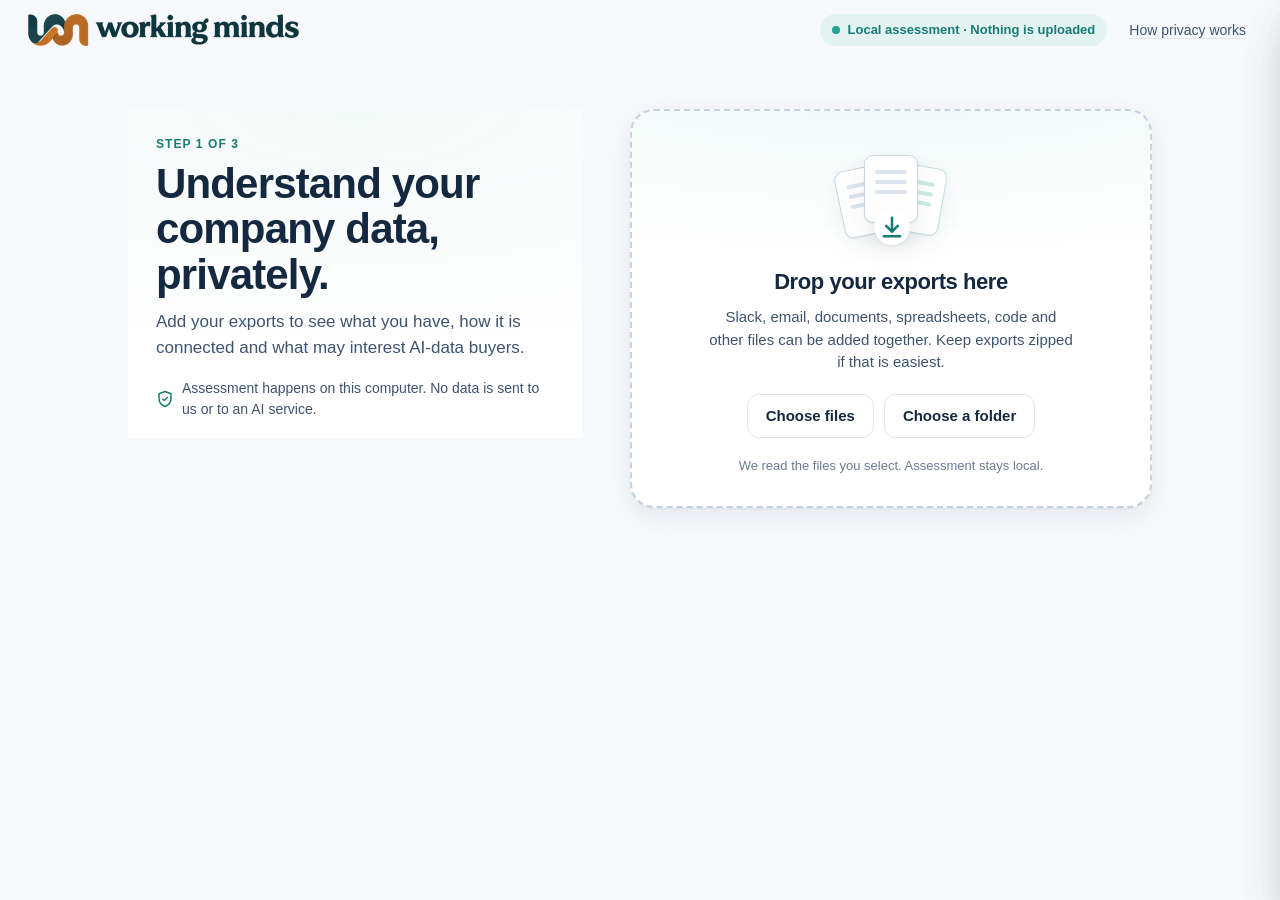
<file: crates/scout-app/ui/index.html>
<!doctype html>
<html lang="en">
<head>
  <meta charset="utf-8">
  <meta name="viewport" content="width=device-width, initial-scale=1">
  <title>Working Minds</title>
  <link rel="stylesheet" href="app.css">
</head>
<body>
  <header class="topbar">
    <div class="brand">
      <img class="brand-logo" src="brand-logo.png" alt="Working Minds" width="271" height="32">
    </div>
    <div class="topbar-right">
      <span class="status-pill" title="Everything runs on this computer">
        <span class="status-dot"></span>Local assessment · Nothing is uploaded
      </span>
      <button class="link-btn" id="privacy-open">How privacy works</button>
    </div>
  </header>

  <main>
    <!-- Screen: add data -->
    <section class="screen" id="screen-add" data-active>
      <div class="add-layout">
        <div class="resume card" id="resume" hidden></div>
        <div class="hero">
          <p class="eyebrow">Step 1 of 3</p>
          <h1>Understand your company data, privately.</h1>
          <p class="lede">Add your exports to see what you have, how it is connected and what may interest AI-data buyers.</p>
          <p class="reassure"><svg class="i" viewBox="0 0 24 24"><path d="M12 2 4 5v6c0 5 3.4 9.4 8 11 4.6-1.6 8-6 8-11V5l-8-3Z"/><path d="m9 12 2 2 4-4"/></svg>Assessment happens on this computer. No data is sent to us or to an AI service.</p>
        </div>

        <div class="dropzone" id="dropzone" tabindex="0">
          <div class="drop-art" aria-hidden="true">
            <span class="drop-file f1"></span><span class="drop-file f2"></span><span class="drop-file f3"></span>
            <svg viewBox="0 0 24 24" class="drop-arrow"><path d="M12 4v12m0 0-5-5m5 5 5-5M5 20h14"/></svg>
          </div>
          <h2 class="drop-title">Drop your exports here</h2>
          <p class="drop-sub">Slack, email, documents, spreadsheets, code and other files can be added together. Keep exports zipped if that is easiest.</p>
          <div class="drop-actions">
            <button class="btn secondary" id="pick-files">Choose files</button>
            <button class="btn secondary" id="pick-folder">Choose a folder</button>
          </div>
          <p class="drop-note">We read the files you select. Assessment stays local.</p>
        </div>

        <div class="selection" id="selection" hidden>
          <div class="selection-head">
            <h3>Ready to assess</h3>
            <span class="muted" id="selection-total"></span>
          </div>
          <ul class="selection-list" id="selection-list"></ul>
          <div class="selection-foot">
            <button class="btn ghost" id="clear-all">Clear all</button>
            <button class="btn primary big" id="start">Assess my data <span aria-hidden="true">→</span></button>
          </div>
        </div>
      </div>
    </section>

    <!-- Screen: assessing -->
    <section class="screen" id="screen-assess">
      <div class="assess-layout">
        <div class="orbit" aria-hidden="true">
          <div class="orbit-ring r1"></div><div class="orbit-ring r2"></div><div class="orbit-ring r3"></div>
          <div class="orbit-core"></div>
          <span class="sat s1"></span><span class="sat s2"></span><span class="sat s3"></span>
        </div>
        <p class="eyebrow">Step 2 of 3</p>
        <h1 class="assess-title">Assessing your data</h1>
        <p class="lede" id="assess-current">Starting…</p>
        <div class="counters">
          <div><strong id="c-files">0</strong><span>files inventoried</span></div>
          <div><strong id="c-bytes">0 B</strong><span>content examined</span></div>
          <div><strong id="c-records">0</strong><span>records counted</span></div>
          <div><strong id="c-time">0:00</strong><span>elapsed</span></div>
        </div>
        <ol class="stages" id="stages">
          <li data-stage="0">Finding files and exports</li>
          <li data-stage="1">Identifying sources and formats</li>
          <li data-stage="2">Counting records and history</li>
          <li data-stage="3">Checking duplicates, links and gaps</li>
          <li data-stage="4">Building your data map</li>
        </ol>
        <p class="reassure center"><span class="status-dot"></span>Working on your computer. Nothing is being uploaded.</p>
        <button class="btn ghost" id="stop">Stop</button>
      </div>
    </section>

    <!-- Screen: data map -->
    <section class="screen" id="screen-map">
      <div class="map-page" id="map-page"></div>
    </section>
  </main>

  <!-- Privacy panel -->
  <aside class="panel" id="privacy-panel" aria-hidden="true">
    <div class="panel-inner">
      <button class="panel-close" id="privacy-close" aria-label="Close">×</button>
      <p class="eyebrow">Privacy</p>
      <h2>How privacy works</h2>
      <dl class="facts">
        <dt>What is read</dt>
        <dd>Only the files, folders and archives you add. Online-only cloud placeholders are skipped, so no cloud download is ever triggered.</dd>
        <dt>Where it happens</dt>
        <dd>On this computer. Archives are opened in memory and are never unpacked to disk. Links inside your files are counted, never opened.</dd>
        <dt>What is sent</dt>
        <dd>Nothing. This app has no network features: no analytics, no crash uploads, no update checks, and no AI services.</dd>
        <dt>What is saved</dt>
        <dd>Only what you choose to save: your data map, in Documents › Working Minds. It contains counts and coverage, the names of the files and folders you added, and the company name, not your messages, documents or file paths.</dd>
        <dt>What is remembered</dt>
        <dd>Only the list of files and folders you added, kept in this app's private folder on this computer, so you can reopen your map later. No contents or results are stored. <b>Start fresh</b> or <b>Start again</b> forgets it.</dd>
        <dt>The Working Minds report</dt>
        <dd>Only if you choose to send it. It opens in your own email program for you to send; it contains measurements, the company name and the names of the items you added, never messages, documents, addresses or people's names.</dd>
        <dt>Getting files from Slack</dt>
        <dd>The optional Attachment Downloader is a separate app. It connects to Slack, and only Slack, to fetch files your export links to. Working Minds itself never connects to anything.</dd>
        <dt>Still to come</dt>
        <dd>Operating-system network isolation with a verified status indicator, and the optional encrypted assessment you can choose to email for a commercial review.</dd>
      </dl>
    </div>
  </aside>
  <!-- "How to get these" guides -->
  <aside class="panel" id="guide-panel" aria-hidden="true">
    <div class="panel-inner">
      <button class="panel-close" id="guide-close" aria-label="Close">×</button>
      <div id="guide-body"></div>
    </div>
  </aside>
  <!-- Create data pack -->
  <aside class="panel wide" id="pack-panel" aria-hidden="true">
    <div class="panel-inner">
      <button class="panel-close" id="pack-close" aria-label="Close">×</button>
      <div id="pack-body"></div>
    </div>
  </aside>
  <!-- Detailed report for Working Minds -->
  <aside class="panel wide" id="report-panel" aria-hidden="true">
    <div class="panel-inner">
      <button class="panel-close" id="report-close" aria-label="Close">×</button>
      <div id="report-body"></div>
    </div>
  </aside>
  <div class="scrim" id="scrim"></div>
  <div class="toast" id="toast" role="status"></div>

  <div class="drag-veil" id="drag-veil" aria-hidden="true">
    <div class="drag-veil-card">
      <svg viewBox="0 0 24 24" class="drop-arrow"><path d="M12 4v12m0 0-5-5m5 5 5-5M5 20h14"/></svg>
      <strong id="veil-title">Drop to add</strong>
      <span id="veil-sub">Files, folders and ZIP exports</span>
    </div>
  </div>

  <div class="tooltip" id="tooltip" role="tooltip"></div>

  <div class="adding" id="adding" role="status" hidden>
    <div class="adding-ring" aria-hidden="true"></div>
    <div class="adding-text"><b id="adding-title">Adding</b><span id="adding-detail"></span></div>
    <button class="btn ghost small" id="adding-stop">Stop</button>
  </div>
  <div class="source-picker" id="source-picker" hidden>
    <input type="text" placeholder="Search, or type a source to add" aria-label="Add a source">
    <div class="picker-list"></div>
  </div>
  <div class="add-menu" id="add-menu" hidden>
    <button id="menu-files"><svg class="i" viewBox="0 0 24 24"><path d="M14 3H7a2 2 0 0 0-2 2v14a2 2 0 0 0 2 2h10a2 2 0 0 0 2-2V8Z"/><path d="M14 3v5h5"/></svg><span><b>Files or ZIP exports…</b><small>For example a Slack export</small></span></button>
    <button id="menu-folder"><svg class="i" viewBox="0 0 24 24"><path d="M3 7a2 2 0 0 1 2-2h4l2 2h8a2 2 0 0 1 2 2v8a2 2 0 0 1-2 2H5a2 2 0 0 1-2-2Z"/></svg><span><b>A folder…</b><small>For example downloaded attachments</small></span></button>
  </div>
  <script src="map.js"></script>
  <script src="app.js"></script>
</body>
</html>
</file>
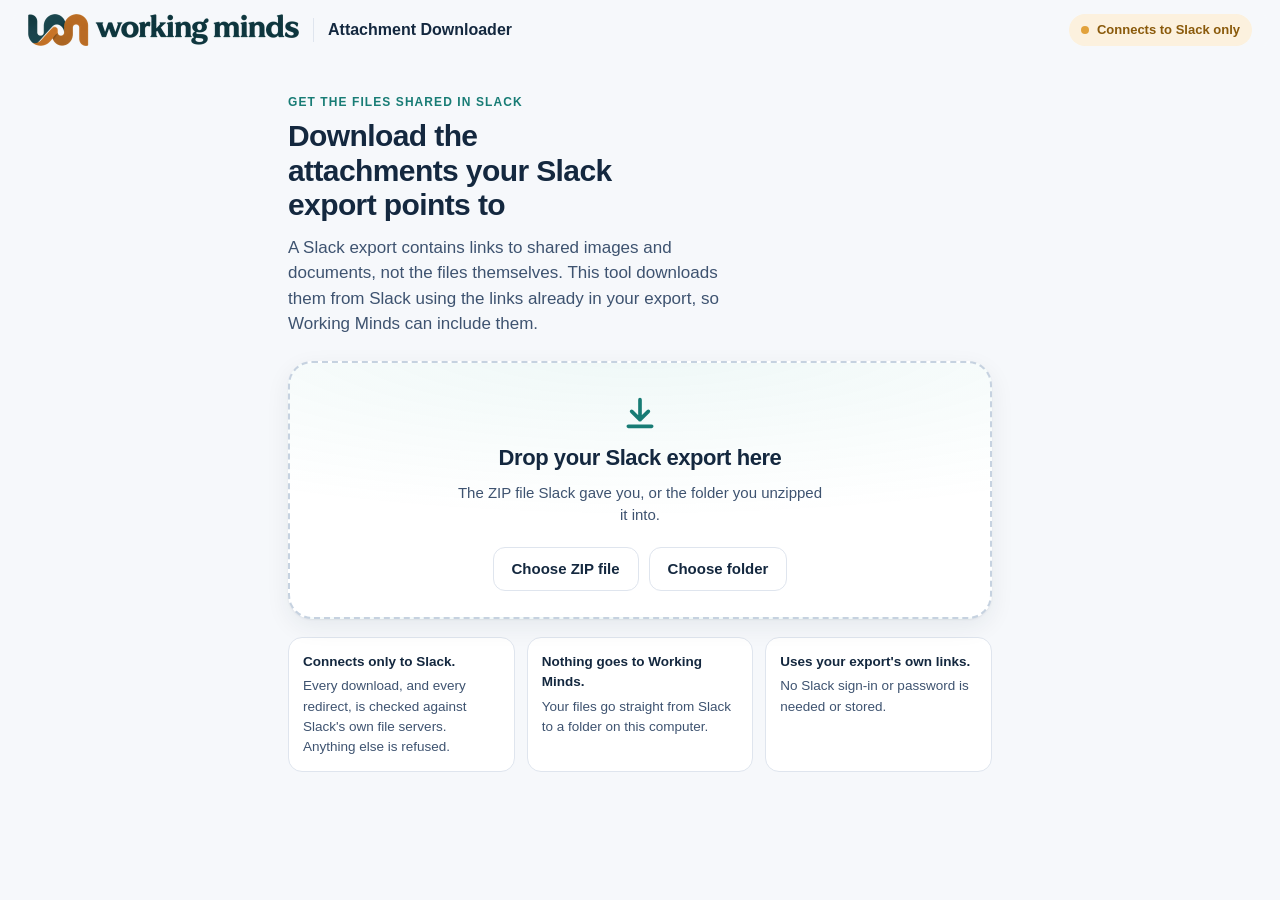
<file: crates/scout-fetch/ui/index.html>
<!doctype html>
<html lang="en">
<head>
  <meta charset="utf-8">
  <meta name="viewport" content="width=device-width, initial-scale=1">
  <title>Working Minds Attachment Downloader</title>
  <link rel="stylesheet" href="app.css">
  <link rel="stylesheet" href="fetch.css">
</head>
<body>
  <header class="topbar">
    <div class="brand">
      <img class="brand-logo" src="brand-logo.png" alt="Working Minds" width="271" height="32">
      <span class="brand-divider" aria-hidden="true"></span>
      <span class="brand-name">Attachment Downloader</span>
    </div>
    <span class="status-pill net"><span class="status-dot amber"></span>Connects to Slack only</span>
  </header>

  <main class="fetch-main">
    <!-- 1: choose export -->
    <section class="screen" id="s-choose" data-active>
      <p class="eyebrow">Get the files shared in Slack</p>
      <h1>Download the attachments your Slack export points to</h1>
      <p class="lede">A Slack export contains links to shared images and documents, not the files themselves. This tool downloads them from Slack using the links already in your export, so Working Minds can include them.</p>
      <div class="dropzone compact" id="dropzone" tabindex="0">
        <svg viewBox="0 0 24 24" class="drop-arrow"><path d="M12 4v12m0 0-5-5m5 5 5-5M5 20h14"/></svg>
        <h2 class="drop-title">Drop your Slack export here</h2>
        <p class="drop-sub">The ZIP file Slack gave you, or the folder you unzipped it into.</p>
        <div class="drop-actions">
          <button class="btn secondary" id="pick-zip">Choose ZIP file</button>
          <button class="btn secondary" id="pick-dir">Choose folder</button>
        </div>
      </div>
      <div class="trust">
        <div><b>Connects only to Slack.</b> Every download, and every redirect, is checked against Slack's own file servers. Anything else is refused.</div>
        <div><b>Nothing goes to Working Minds.</b> Your files go straight from Slack to a folder on this computer.</div>
        <div><b>Uses your export's own links.</b> No Slack sign-in or password is needed or stored.</div>
      </div>
    </section>

    <!-- 2: review -->
    <section class="screen" id="s-review">
      <p class="eyebrow">Ready to download</p>
      <h1 id="r-title">Your export</h1>
      <div class="stat-row">
        <div class="card stat"><strong id="r-files">0</strong><span>files to download</span></div>
        <div class="card stat"><strong id="r-images">0</strong><span>images</span></div>
        <div class="card stat"><strong id="r-docs">0</strong><span>documents and other files</span></div>
        <div class="card stat"><strong id="r-size">—</strong><span>approximate size</span></div>
      </div>
      <p class="muted small" id="r-skipped"></p>
      <div class="card dest">
        <div>
          <div class="dest-label">Save to</div>
          <div class="dest-path" id="r-out"></div>
        </div>
        <button class="btn ghost" id="change-out">Change…</button>
      </div>
      <div class="notice">
        <svg class="i" viewBox="0 0 24 24"><circle cx="12" cy="12" r="9"/><path d="M12 8v5M12 16h.01"/></svg>
        <div>Pressing <b>Download from Slack</b> connects this computer to Slack's file servers. Links only work while the files still exist in Slack and your workspace admin hasn't revoked the export's links. On Slack's Free plan, exports only include links for the last 90 days.</div>
      </div>
      <div class="actions-row">
        <button class="btn ghost" id="back">Choose a different export</button>
        <button class="btn primary big" id="go">Download from Slack</button>
      </div>
    </section>

    <!-- 3: progress -->
    <section class="screen" id="s-progress">
      <p class="eyebrow">Downloading from Slack</p>
      <h1 id="p-title">0 of 0 files</h1>
      <div class="bar"><span id="p-bar"></span></div>
      <p class="muted" id="p-current">Starting…</p>
      <div class="stat-row three">
        <div class="card stat"><strong id="p-done">0</strong><span>downloaded</span></div>
        <div class="card stat"><strong id="p-skip">0</strong><span>already here</span></div>
        <div class="card stat"><strong id="p-fail">0</strong><span>could not download</span></div>
      </div>
      <p class="muted center" id="p-bytes">0 B received</p>
      <div class="center"><button class="btn ghost" id="stop">Stop</button></div>
    </section>

    <!-- 4: done -->
    <section class="screen" id="s-done">
      <div class="done-badge" aria-hidden="true"><svg viewBox="0 0 24 24"><path d="m6 12 4 4 8-8"/></svg></div>
      <p class="eyebrow center" id="d-eyebrow">Download complete</p>
      <h1 class="center" id="d-title"></h1>
      <p class="lede center" id="d-sub"></p>
      <div class="card failures" id="d-failures" hidden></div>
      <div class="card next">
        <h3>Next: drop the folder onto your data map</h3>
        <ol>
          <li>Switch back to <b>Working Minds</b>.</li>
          <li>Drag the attachments folder onto your data map, or choose <b>Add data</b>. Only the new files are read and your map updates in place.</li>
          <li>The amber "missing" circles turn teal for every file found.</li>
        </ol>
        <p class="muted small">Closed Working Minds? Open it and choose <b>Reopen my map</b>, then drop the folder in.</p>
        <div class="actions-row">
          <button class="btn secondary" id="show">Show attachments folder</button>
          <button class="btn ghost" id="again">Download from another export</button>
        </div>
      </div>
    </section>
  </main>

  <div class="drag-veil" id="drag-veil" aria-hidden="true">
    <div class="drag-veil-card">
      <svg viewBox="0 0 24 24" class="drop-arrow"><path d="M12 4v12m0 0-5-5m5 5 5-5M5 20h14"/></svg>
      <strong>Drop your Slack export</strong>
      <span>ZIP file or unzipped folder</span>
    </div>
  </div>
  <div class="toast" id="toast" role="status"></div>
  <script src="fetch.js"></script>
</body>
</html>
</file>
<file: crates/scout-app/ui/app.css>
:root {
  --bg: #F6F8FB;
  --surface: #FFFFFF;
  --surface-2: #EEF2F7;
  --line: #DFE5EE;
  --ink: #14283F;
  --ink-2: #3E5370;
  --muted: #6B7C93;
  --teal: #187C75;
  --teal-2: #22A094;
  --teal-soft: #E3F3F1;
  --amber: #D9921F;
  --amber-soft: #FCF1DE;
  --red: #C2413A;
  --grey: #9AA6B6;
  --shadow: 0 1px 2px rgba(20, 40, 63, .06), 0 8px 24px rgba(20, 40, 63, .07);
  --shadow-lg: 0 2px 4px rgba(20, 40, 63, .06), 0 24px 60px rgba(20, 40, 63, .14);
  --radius: 16px;
  --font: ui-sans-serif, -apple-system, BlinkMacSystemFont, "Segoe UI Variable Text", "Segoe UI", Inter, Roboto, "Helvetica Neue", Arial, sans-serif;
  color-scheme: light;
}

* { box-sizing: border-box; }
[hidden] { display: none !important; }
html, body { height: 100%; }
body {
  margin: 0;
  background: var(--bg);
  color: var(--ink);
  font-family: var(--font);
  font-size: 15px;
  line-height: 1.5;
  -webkit-font-smoothing: antialiased;
  font-variant-numeric: tabular-nums;
  overflow-x: hidden;
}
h1, h2, h3 { margin: 0; letter-spacing: -0.02em; }
button { font: inherit; color: inherit; }
.muted { color: var(--muted); }
.i { width: 18px; height: 18px; fill: none; stroke: currentColor; stroke-width: 2; stroke-linecap: round; stroke-linejoin: round; flex: none; }

/* ---------- top bar ---------- */
.topbar {
  position: sticky; top: 0; z-index: 20;
  display: flex; align-items: center; justify-content: space-between;
  padding: 14px 28px;
  background: rgba(246, 248, 251, .86);
  backdrop-filter: saturate(1.4) blur(10px);
  border-bottom: 1px solid transparent;
}
body.scrolled .topbar { border-bottom-color: var(--line); }
.brand { display: flex; align-items: center; gap: 10px; font-weight: 650; font-size: 16px; }
.brand-mark { width: 30px; height: 30px; }
.brand-logo { height: 32px; width: auto; display: block; }
.brand-divider { width: 1px; height: 24px; background: var(--line); margin: 0 4px; }
.topbar-right { display: flex; align-items: center; gap: 16px; }
.status-pill {
  display: inline-flex; align-items: center; gap: 8px;
  padding: 6px 12px; border-radius: 999px;
  background: var(--teal-soft); color: var(--teal);
  font-size: 13px; font-weight: 560;
}
.status-dot {
  width: 8px; height: 8px; border-radius: 50%; background: var(--teal-2); display: inline-block;
  box-shadow: 0 0 0 0 rgba(34, 160, 148, .5); animation: pulse 2.4s infinite;
}
@keyframes pulse { 0% { box-shadow: 0 0 0 0 rgba(34,160,148,.45); } 70% { box-shadow: 0 0 0 8px rgba(34,160,148,0); } 100% { box-shadow: 0 0 0 0 rgba(34,160,148,0); } }
.link-btn { background: none; border: 0; color: var(--ink-2); cursor: pointer; font-size: 14px; text-decoration: underline; text-underline-offset: 3px; text-decoration-color: var(--line); }
.link-btn:hover { color: var(--teal); text-decoration-color: currentColor; }

/* ---------- buttons ---------- */
.btn {
  display: inline-flex; align-items: center; justify-content: center; gap: 8px;
  border-radius: 12px; border: 1px solid transparent;
  padding: 10px 18px; font-weight: 600; cursor: pointer;
  transition: transform .15s ease, box-shadow .15s ease, background .15s ease;
}
.btn:active { transform: translateY(1px); }
.btn.primary { background: var(--teal); color: #fff; box-shadow: 0 6px 18px rgba(24,124,117,.28); }
.btn.primary:hover { background: #136A64; box-shadow: 0 8px 24px rgba(24,124,117,.34); }
.btn.secondary { background: var(--surface); border-color: var(--line); color: var(--ink); }
.btn.secondary:hover { border-color: #C5D0DE; box-shadow: var(--shadow); }
.btn.ghost { background: transparent; color: var(--ink-2); }
.btn.ghost:hover { background: var(--surface-2); }
.btn.big { padding: 13px 24px; font-size: 16px; border-radius: 14px; }
.btn:focus-visible, .dropzone:focus-visible { outline: 3px solid rgba(24,124,117,.35); outline-offset: 2px; }

/* ---------- screens ---------- */
.screen { display: none; }
.screen[data-active] { display: block; animation: enter .45s cubic-bezier(.2,.7,.2,1); }
@keyframes enter { from { opacity: 0; transform: translateY(10px); } to { opacity: 1; transform: none; } }
.eyebrow { margin: 0 0 8px; font-size: 12px; font-weight: 700; letter-spacing: .09em; text-transform: uppercase; color: var(--teal); }
.lede { color: var(--ink-2); font-size: 17px; margin: 12px 0 0; max-width: 46ch; }
.reassure { display: flex; gap: 8px; align-items: center; color: var(--ink-2); font-size: 14px; margin: 18px 0 0; }
.reassure .i { color: var(--teal); }
.reassure.center { justify-content: center; }

/* ---------- add screen ---------- */
.add-layout {
  max-width: 1080px; margin: 0 auto; padding: 48px 28px 64px;
  display: grid; grid-template-columns: minmax(0, 1fr) minmax(0, 1.15fr); gap: 28px 48px; align-items: start;
}
.hero { padding-top: 34px; }
.hero h1 { font-size: 42px; line-height: 1.08; max-width: 14ch; }
.dropzone {
  position: relative; text-align: center;
  background:
    radial-gradient(1200px 300px at 50% -10%, rgba(34,160,148,.08), transparent 60%),
    var(--surface);
  border: 2px dashed #C6D2E0; border-radius: 24px;
  padding: 40px 32px 30px; min-height: 360px;
  display: flex; flex-direction: column; align-items: center; justify-content: center;
  transition: border-color .2s, background .2s, transform .2s, box-shadow .2s;
  box-shadow: var(--shadow);
}
.dropzone.over, body.dragging .dropzone { border-color: var(--teal-2); background: #F0FAF8; transform: scale(1.01); box-shadow: 0 0 0 8px rgba(34,160,148,.12), var(--shadow-lg); }
.drop-art { position: relative; width: 120px; height: 96px; margin-bottom: 18px; }
.drop-file {
  position: absolute; width: 54px; height: 68px; border-radius: 9px; background: #fff;
  border: 1.5px solid #CBD6E3; box-shadow: var(--shadow);
}
.drop-file::before { content: ""; position: absolute; left: 10px; right: 10px; top: 14px; height: 4px; border-radius: 2px; background: #DCE4EE; box-shadow: 0 10px 0 #DCE4EE, 0 20px 0 #DCE4EE; }
.drop-file.f1 { left: 8px; top: 16px; transform: rotate(-12deg); }
.drop-file.f2 { left: 58px; top: 14px; transform: rotate(10deg); border-color: #BFE3DD; }
.drop-file.f3 { left: 33px; top: 4px; }
.drop-file.f2::before { background: #CDEBE6; box-shadow: 0 10px 0 #CDEBE6, 0 20px 0 #CDEBE6; }
.drop-arrow { width: 34px; height: 34px; fill: none; stroke: var(--teal); stroke-width: 2.2; stroke-linecap: round; stroke-linejoin: round; }
.drop-art .drop-arrow { position: absolute; left: 43px; top: 58px; background: var(--surface); border-radius: 50%; padding: 4px; width: 36px; height: 36px; box-shadow: var(--shadow); animation: bob 2.6s ease-in-out infinite; }
@keyframes bob { 50% { transform: translateY(4px); } }
.drop-title { font-size: 22px; }
.drop-sub { color: var(--ink-2); max-width: 44ch; margin: 8px auto 20px; }
.drop-actions { display: flex; gap: 10px; flex-wrap: wrap; justify-content: center; }
.drop-note { margin: 18px 0 0; font-size: 13px; color: var(--muted); }

.selection {
  grid-column: 1 / -1;
  background: var(--surface); border: 1px solid var(--line); border-radius: var(--radius);
  box-shadow: var(--shadow); overflow: hidden; animation: enter .35s ease;
}
.selection-head { display: flex; align-items: baseline; justify-content: space-between; padding: 18px 22px 8px; }
.selection-head h3 { font-size: 17px; }
.selection-list { list-style: none; margin: 0; padding: 0 10px; max-height: 300px; overflow: auto; }
.sel-item { display: grid; grid-template-columns: 40px 1fr auto auto; align-items: center; gap: 12px; padding: 10px 12px; border-radius: 12px; animation: enter .3s ease; }
.sel-item:hover { background: var(--surface-2); }
.sel-icon { width: 40px; height: 40px; border-radius: 10px; display: grid; place-items: center; background: var(--teal-soft); color: var(--teal); }
.sel-icon.archive { background: #EEE9FB; color: #6D5BD0; }
.sel-icon.file { background: #E7F0FA; color: #2F6FB0; }
.sel-name { font-weight: 600; overflow: hidden; text-overflow: ellipsis; white-space: nowrap; }
.sel-path { font-size: 12.5px; color: var(--muted); overflow: hidden; text-overflow: ellipsis; white-space: nowrap; direction: rtl; text-align: left; }
.sel-meta { color: var(--ink-2); font-size: 13.5px; white-space: nowrap; }
.sel-remove { border: 0; background: none; color: var(--muted); cursor: pointer; padding: 6px 10px; border-radius: 8px; }
.sel-remove:hover { color: var(--red); background: #FBECEB; }
.selection-foot { display: flex; justify-content: space-between; align-items: center; padding: 14px 22px 18px; border-top: 1px solid var(--line); margin-top: 8px; background: #FBFCFE; }

/* ---------- assess screen ---------- */
.assess-layout { max-width: 720px; margin: 0 auto; padding: 40px 28px 64px; text-align: center; display: flex; flex-direction: column; align-items: center; }
.assess-title { font-size: 34px; }
.assess-layout .lede { margin-left: auto; margin-right: auto; min-height: 1.5em; }
.orbit { position: relative; width: 168px; height: 168px; margin-bottom: 22px; }
.orbit-ring { position: absolute; inset: 0; border-radius: 50%; border: 1.5px dashed rgba(24,124,117,.35); animation: spin 14s linear infinite; }
.orbit-ring.r2 { inset: 22px; animation-duration: 9s; animation-direction: reverse; border-style: solid; border-color: rgba(24,124,117,.18); }
.orbit-ring.r3 { inset: 44px; animation-duration: 6s; border-color: rgba(24,124,117,.25); }
.orbit-core { position: absolute; inset: 60px; border-radius: 50%; background: radial-gradient(circle at 35% 35%, #4FC2B5, var(--teal)); box-shadow: 0 10px 30px rgba(24,124,117,.4); animation: breathe 2.4s ease-in-out infinite; }
.sat { position: absolute; left: 50%; top: 50%; width: 12px; height: 12px; margin: -6px; border-radius: 50%; }
.sat.s1 { background: #E8AA40; animation: orbit1 5s linear infinite; }
.sat.s2 { background: #6D5BD0; width: 9px; height: 9px; margin: -4.5px; animation: orbit2 7s linear infinite; }
.sat.s3 { background: #2F6FB0; width: 8px; height: 8px; margin: -4px; animation: orbit3 3.6s linear infinite; }
@keyframes spin { to { transform: rotate(360deg); } }
@keyframes breathe { 50% { transform: scale(1.07); } }
@keyframes orbit1 { from { transform: rotate(0) translateX(84px); } to { transform: rotate(360deg) translateX(84px); } }
@keyframes orbit2 { from { transform: rotate(120deg) translateX(62px); } to { transform: rotate(-240deg) translateX(62px); } }
@keyframes orbit3 { from { transform: rotate(240deg) translateX(40px); } to { transform: rotate(600deg) translateX(40px); } }
.counters { display: grid; grid-template-columns: repeat(4, 1fr); gap: 12px; width: 100%; margin: 28px 0 22px; }
.counters div { background: var(--surface); border: 1px solid var(--line); border-radius: 14px; padding: 14px 10px; box-shadow: var(--shadow); }
.counters strong { display: block; font-size: 24px; letter-spacing: -0.02em; }
.counters span { font-size: 12.5px; color: var(--muted); }
.stages { list-style: none; padding: 0; margin: 0 0 18px; width: 100%; max-width: 420px; text-align: left; }
.stages li { position: relative; padding: 8px 0 8px 36px; color: var(--muted); transition: color .3s; }
.stages li::before { content: ""; position: absolute; left: 4px; top: 10px; width: 18px; height: 18px; border-radius: 50%; border: 2px solid var(--line); background: var(--surface); transition: all .3s; }
.stages li.active { color: var(--ink); font-weight: 560; }
.stages li.active::before { border-color: var(--teal-2); border-top-color: transparent; animation: spin .9s linear infinite; }
.stages li.done { color: var(--ink-2); }
.stages li.done::before { background: var(--teal) url("data:image/svg+xml,%3Csvg xmlns='http://www.w3.org/2000/svg' viewBox='0 0 24 24' fill='none' stroke='white' stroke-width='3.2' stroke-linecap='round' stroke-linejoin='round'%3E%3Cpath d='m6 12 4 4 8-8'/%3E%3C/svg%3E") center/12px no-repeat; border-color: var(--teal); }

/* ---------- map page ---------- */
.map-page { max-width: 1180px; margin: 0 auto; padding: 28px 28px 80px; }
.map-head { display: flex; justify-content: space-between; align-items: flex-end; gap: 20px; margin-bottom: 18px; }
.map-head h1 { font-size: 34px; }
.map-head .actions { display: flex; gap: 10px; }
.map-id { font-size: 13px; color: var(--muted); margin-top: 6px; }
.card { background: var(--surface); border: 1px solid var(--line); border-radius: 20px; box-shadow: var(--shadow); }
.reveal { opacity: 0; transform: translateY(14px); animation: reveal .7s cubic-bezier(.2,.7,.2,1) forwards; }
@keyframes reveal { to { opacity: 1; transform: none; } }

.summary-card { padding: 26px 30px; display: grid; grid-template-columns: 1fr auto; gap: 24px; align-items: center;
  background: linear-gradient(120deg, #14283F 0%, #1B3A55 55%, #18534F 100%); color: #fff; border: 0; position: relative; overflow: hidden; }
.summary-card::after { content: ""; position: absolute; right: -80px; top: -80px; width: 320px; height: 320px; border-radius: 50%; background: radial-gradient(circle, rgba(127,209,198,.22), transparent 70%); }
.summary-lead { font-size: 23px; line-height: 1.35; font-weight: 560; letter-spacing: -0.01em; max-width: 40ch; }
.summary-more { margin: 10px 0 0; color: #C6D6E6; max-width: 70ch; }
.ring-wrap { position: relative; width: 126px; height: 126px; z-index: 1; }
.ring-wrap svg { width: 100%; height: 100%; transform: rotate(-90deg); }
.ring-wrap .ring-label { position: absolute; inset: 0; display: flex; flex-direction: column; align-items: center; justify-content: center; }
.ring-label strong { font-size: 23px; line-height: 1; }
.ring-label span { font-size: 11.5px; color: #C6D6E6; margin-top: 4px; text-align: center; line-height: 1.2; }

.kpis { display: grid; grid-template-columns: repeat(4, 1fr); gap: 14px; margin: 14px 0; }
.kpi { padding: 16px 18px; }
.kpi strong { display: block; font-size: 28px; letter-spacing: -0.03em; line-height: 1.15; }
.kpi span { color: var(--muted); font-size: 13px; }

.map-card { padding: 20px 22px 12px; margin-bottom: 14px; position: relative; }
.card-head { display: flex; justify-content: space-between; align-items: baseline; gap: 16px; margin-bottom: 4px; }
.card-head h2 { font-size: 19px; }
.card-head p { margin: 2px 0 0; color: var(--muted); font-size: 13.5px; }
.map-svg { width: 100%; height: auto; display: block; overflow: visible; }
.legend { display: flex; flex-wrap: wrap; gap: 6px 16px; padding: 8px 2px 6px; font-size: 12.5px; color: var(--ink-2); }
.legend span { display: inline-flex; align-items: center; gap: 6px; }
.legend i { width: 11px; height: 11px; border-radius: 50%; display: inline-block; }
.legend i.dashed { background: transparent !important; border: 1.5px dashed var(--amber); }
.legend i.hatch { background: repeating-linear-gradient(45deg, #C9D3DF 0 2px, #fff 2px 4px) !important; border: 1px solid #C9D3DF; }

.node-collection { cursor: default; }
.halo-text { paint-order: stroke; stroke: #fff; stroke-width: 5px; stroke-linejoin: round; }
.node-collection .halo { transition: opacity .25s; opacity: 0; }
.node-collection:hover .halo { opacity: 1; }
.bubble { transition: transform .2s; transform-box: fill-box; transform-origin: center; cursor: default; }
.bubble:hover { transform: scale(1.08); }
.grow { transform-box: fill-box; transform-origin: center; animation: grow .9s cubic-bezier(.25,1.4,.4,1) both; }
@keyframes grow { from { transform: scale(0); opacity: 0; } to { transform: scale(1); opacity: 1; } }
.fade { animation: fadein .8s ease both; }
@keyframes fadein { from { opacity: 0; } to { opacity: 1; } }
.flow { stroke-dasharray: 5 7; animation: flow 1.6s linear infinite; }
@keyframes flow { to { stroke-dashoffset: -24; } }
.draw { stroke-dasharray: 600; stroke-dashoffset: 600; animation: draw 1.2s ease forwards; }
@keyframes draw { to { stroke-dashoffset: 0; } }

.grid-2 { display: grid; grid-template-columns: 1.25fr 1fr; gap: 14px; margin-bottom: 14px; }
.panel-card { padding: 20px 22px; }
.coverage-bar { display: flex; height: 18px; border-radius: 9px; overflow: hidden; background: var(--surface-2); margin: 16px 0 14px; }
.coverage-bar span { height: 100%; transition: width 1s cubic-bezier(.2,.7,.2,1); width: 0; }
.coverage-list { display: grid; grid-template-columns: 1fr 1fr; gap: 6px 18px; margin: 0; padding: 0; list-style: none; font-size: 13.5px; }
.coverage-list li { display: flex; align-items: center; gap: 8px; }
.coverage-list b { margin-left: auto; font-weight: 600; }
.coverage-list .zero { color: var(--grey); }
.swatch { width: 10px; height: 10px; border-radius: 3px; flex: none; }
.reasons { margin: 14px 0 0; padding: 12px 14px; background: var(--amber-soft); border-radius: 12px; font-size: 13.5px; color: #6E4A0E; }
.reasons div { display: flex; gap: 10px; }
.reasons b { min-width: 3.5em; text-align: right; }
.timeline-svg { width: 100%; height: 170px; display: block; margin-top: 10px; }

.sources { display: grid; grid-template-columns: repeat(auto-fill, minmax(320px, 1fr)); gap: 14px; margin-bottom: 14px; }
.source { padding: 18px 20px; display: flex; flex-direction: column; gap: 10px; }
.source-top { display: flex; gap: 12px; align-items: center; }
.source-badge { width: 40px; height: 40px; border-radius: 12px; display: grid; place-items: center; color: #fff; font-weight: 700; flex: none; }
.source h3 { font-size: 16px; overflow: hidden; text-overflow: ellipsis; white-space: nowrap; }
.source .kind { font-size: 12.5px; color: var(--muted); }
.source p { margin: 0; color: var(--ink-2); font-size: 14px; }
.source-stats { display: flex; gap: 18px; flex-wrap: wrap; font-size: 13px; color: var(--muted); }
.source-stats b { display: block; color: var(--ink); font-size: 17px; }
.mini-bar { display: flex; height: 6px; border-radius: 3px; overflow: hidden; background: var(--surface-2); }

.steps { padding: 20px 22px; margin-bottom: 14px; }
.steps ol { margin: 12px 0 0; padding: 0; list-style: none; counter-reset: s; display: grid; gap: 10px; }
.steps li { counter-increment: s; display: grid; grid-template-columns: 30px 1fr; gap: 12px; align-items: start; padding: 12px 14px; border-radius: 12px; background: #FBFCFE; border: 1px solid var(--line); }
.steps li::before { content: counter(s); width: 28px; height: 28px; border-radius: 50%; background: var(--amber-soft); color: #8A5A0B; display: grid; place-items: center; font-weight: 700; font-size: 13px; }
.privacy-foot { display: flex; gap: 10px; align-items: center; justify-content: center; color: var(--muted); font-size: 13px; padding: 10px; text-align: center; }

/* ---------- make your data more complete ---------- */
.complete-card { padding: 20px 22px 12px; margin-bottom: 14px; }
.complete-card .card-head { align-items: flex-start; }
.gap-row { display: grid; grid-template-columns: 48px 1fr auto auto; gap: 14px; align-items: center; padding: 12px 0; border-top: 1px solid var(--line); }
.gap-row:first-of-type { border-top: 0; }
.gap-meter { width: 44px; height: 44px; border-radius: 50%; display: grid; place-items: center;
  background: conic-gradient(var(--teal-2) calc(var(--p) * 1%), #F3E2C2 0); }
.gap-meter span { width: 34px; height: 34px; border-radius: 50%; background: var(--surface); display: grid; place-items: center; font-size: 11px; font-weight: 700; color: var(--ink-2); }
.gap-text b { display: block; font-size: 15px; }
.gap-text span { color: var(--ink-2); font-size: 13.5px; }
.pill { font-size: 12.5px; font-weight: 650; padding: 4px 10px; border-radius: 999px; white-space: nowrap; }
.pill.miss { background: var(--amber-soft); color: #8A5A0B; }
.pill.part { background: #FFF4DF; color: #7A5410; box-shadow: inset 0 0 0 1px #F0D49A; }
.pill.ok { background: var(--teal-soft); color: var(--teal); }
.btn.small { padding: 7px 12px; font-size: 13.5px; border-radius: 10px; }
.guide-steps { margin: 12px 0 0; padding-left: 0; list-style: none; counter-reset: g; }
.guide-steps li { counter-increment: g; position: relative; padding: 0 0 14px 40px; color: var(--ink-2); }
.guide-steps li::before { content: counter(g); position: absolute; left: 0; top: 0; width: 26px; height: 26px; border-radius: 50%; background: var(--teal-soft); color: var(--teal); font-weight: 700; font-size: 13px; display: grid; place-items: center; }
.guide-steps b { color: var(--ink); }
.guide-callout { background: var(--surface-2); border-radius: 14px; padding: 14px 16px; margin: 10px 0 14px; font-size: 14px; color: var(--ink-2); }
.guide-callout b { color: var(--ink); }
.guide-note { font-size: 13px; color: var(--muted); margin: 6px 0; }
.guide-tool { display: flex; gap: 14px; align-items: center; border: 1px solid var(--line); border-radius: 16px; padding: 14px; margin: 8px 0 14px; background: linear-gradient(120deg, #FFFBF3, #fff); }
.guide-tool svg, .guide-tool img { width: 46px; height: 46px; flex: none; }
.guide-tool b { display: block; }
.guide-tool span { font-size: 13px; color: var(--ink-2); }
code.k { background: var(--surface-2); padding: 1px 6px; border-radius: 6px; font-size: 13px; }

/* ---------- languages ---------- */
.lang-card { padding: 20px 22px 16px; margin-bottom: 14px; }
.lang-headline { text-align: right; line-height: 1.15; }
.lang-headline strong { display: block; font-size: 30px; letter-spacing: -0.03em; color: var(--teal); }
.lang-headline span { font-size: 12px; color: var(--muted); }
.lang-grid { display: grid; grid-template-columns: minmax(0, 0.85fr) minmax(0, 1.3fr); gap: 22px; margin-top: 10px; align-items: start; }
.lang-table { width: 100%; border-collapse: collapse; font-size: 14px; }
.lang-table th { text-align: left; font-size: 12px; font-weight: 650; color: var(--muted); text-transform: uppercase; letter-spacing: .04em; padding: 6px 8px; border-bottom: 1px solid var(--line); white-space: nowrap; }
.lang-table td { padding: 8px; border-bottom: 1px solid #EEF2F7; vertical-align: middle; }
.lang-table .num { text-align: right; font-variant-numeric: tabular-nums; white-space: nowrap; }
.lang-table .share { width: 44%; }
.lang-table .share b { font-size: 13px; margin-left: 8px; }
.share-bar { display: inline-block; vertical-align: middle; width: calc(100% - 56px); height: 8px; border-radius: 4px; background: var(--surface-2); overflow: hidden; }
.share-bar span { display: block; height: 100%; border-radius: 4px; }
.lang-dot { display: inline-block; width: 9px; height: 9px; border-radius: 50%; margin-right: 8px; vertical-align: 1px; }
.matrix-wrap { overflow-x: auto; }
.matrix th, .matrix td { padding: 8px 6px; }
.matrix th { font-size: 11px; letter-spacing: .02em; }
.matrix .coll { max-width: 170px; overflow: hidden; text-overflow: ellipsis; white-space: nowrap; font-weight: 600; }
.matrix .coll span { display: block; font-weight: 400; }
.matrix th .lang-dot { margin-right: 5px; }
.other-lang { display: block; font-size: 11px; color: var(--muted); white-space: nowrap; }
.aside-row td { color: var(--muted); }
.lang-method { margin: 14px 0 0; font-size: 12.5px; color: var(--muted); }
@media (max-width: 980px) { .lang-grid { grid-template-columns: 1fr; } }

/* ---------- data map hero ---------- */
.hero { padding: 26px 28px 18px; margin-bottom: 26px; overflow: hidden;
  background: radial-gradient(900px 340px at 50% 0%, rgba(24,124,117,.05), transparent 70%), var(--surface); }
.hero-top { display: flex; justify-content: space-between; align-items: flex-end; gap: 28px; flex-wrap: wrap; }
.hero-lead { margin: 0; font-size: 21px; line-height: 1.35; font-weight: 560; letter-spacing: -0.01em; max-width: 34ch; }
.hero-stats { display: flex; gap: 30px; }
.hero-stats div { text-align: right; }
.hero-stats strong { display: block; font-size: 26px; letter-spacing: -0.03em; line-height: 1.1; }
.hero-stats span { font-size: 12.5px; color: var(--muted); }
.hero-map { margin: 14px -28px 0; padding: 6px 28px 0;
  background-image: radial-gradient(circle at 1px 1px, #E3E9F1 1px, transparent 0); background-size: 22px 22px; }
.hero-map .map-svg { width: 100%; max-height: min(540px, 56vh); }
.hero-foot { display: flex; justify-content: space-between; align-items: center; gap: 16px; flex-wrap: wrap; border-top: 1px solid var(--line); margin-top: 6px; padding-top: 12px; }
.hero-foot .legend { padding: 0; font-size: 12px; }
.hero-foot .add-hint { margin: 0; }

/* ---------- sections ---------- */
.section { margin-bottom: 30px; }
.section-head { display: flex; justify-content: space-between; align-items: flex-end; gap: 16px; margin: 0 2px 12px; }
.section-head h2 { font-size: 24px; }
.section-head p { margin: 4px 0 0; color: var(--muted); font-size: 14px; max-width: 70ch; }
.section-actions { display: flex; gap: 8px; }
.section .card { margin-bottom: 14px; }
.card h3 { font-size: 17px; }

/* ---------- next steps ---------- */
.in-map { display: flex; flex-wrap: wrap; align-items: center; gap: 8px; margin: 0 2px 12px; font-size: 13px; }
.chip { display: inline-flex; align-items: center; gap: 6px; background: var(--surface); border: 1px solid var(--line); border-radius: 999px; padding: 4px 10px; font-weight: 560; color: var(--ink-2); }
.chip i { width: 8px; height: 8px; border-radius: 50%; }
.steps-card { padding: 4px 20px; }
.step { display: grid; grid-template-columns: 34px minmax(0, 1fr) 110px auto; gap: 16px; align-items: center; padding: 16px 0; border-top: 1px solid #EEF2F7; }
.step:first-child { border-top: 0; }
.step-num { width: 30px; height: 30px; border-radius: 50%; background: var(--amber-soft); color: #8A5A0B; display: grid; place-items: center; font-weight: 700; font-size: 13px; }
.step.done .step-num { background: var(--teal-soft); color: var(--teal); }
.step.done .step-title { color: var(--ink-2); }
.step-title { font-weight: 650; font-size: 15.5px; }
.step-tag { font-size: 11.5px; font-weight: 600; color: var(--muted); background: var(--surface-2); border-radius: 6px; padding: 2px 7px; margin-left: 6px; vertical-align: 1px; }
.step-evidence { color: var(--ink-2); font-size: 14px; margin-top: 2px; }
.step-from { color: var(--muted); font-size: 12.5px; margin-top: 2px; }
.step-progress { height: 5px; border-radius: 3px; background: #F3E2C2; margin-top: 8px; max-width: 320px; overflow: hidden; }
.step-progress span { display: block; height: 100%; background: var(--teal-2); }
.step-stat { text-align: right; }
.step-stat strong { display: block; font-size: 20px; letter-spacing: -0.02em; }
.step-stat span { font-size: 12px; color: var(--muted); }
.step-actions { display: flex; gap: 6px; justify-content: flex-end; }
.step.empty { grid-template-columns: 1fr; }
.step.done { background: linear-gradient(90deg, rgba(227,243,241,.55), transparent 60%); }
.step.done .step-num { background: var(--teal); color: #fff; box-shadow: 0 4px 12px rgba(24,124,117,.25); }
.step-tag.by-you { background: var(--teal-soft); color: var(--teal); }
.step-note { font-size: 12.5px; color: var(--muted); margin-top: 4px; font-style: italic; }
.steps-progress { display: flex; align-items: center; gap: 18px; padding: 16px 0 14px; border-bottom: 1px solid var(--line); }
.sp-text strong { display: block; font-size: 16px; }
.sp-text span { font-size: 13px; color: var(--muted); }
.sp-bar { flex: 1; height: 10px; border-radius: 5px; background: #F3E2C2; overflow: hidden; }
.sp-bar span { display: block; height: 100%; border-radius: 5px; background: linear-gradient(90deg, #22A094, #187C75); transition: width .6s cubic-bezier(.2,.7,.2,1); }
.steps-progress.all .sp-bar { background: var(--teal-soft); }
.steps-divider { font-size: 11.5px; font-weight: 700; letter-spacing: .08em; text-transform: uppercase; color: var(--teal); padding: 14px 0 2px; border-top: 1px solid var(--line); margin-top: 2px; }
.step-other { border-top: 1px solid #EEF2F7; padding: 14px 0 16px 50px; font-size: 13.5px; color: var(--ink-2); }
.step-other ul { margin: 6px 0 0; padding-left: 18px; }
.removed-line { font-size: 13px; color: var(--muted); margin: -4px 4px 0; }
.removed-line .link-btn { font-size: 13px; margin-left: 6px; }
.source-picker { position: fixed; z-index: 57; width: 320px; background: var(--surface); border: 1px solid var(--line); border-radius: 14px; box-shadow: var(--shadow-lg); padding: 8px; }
.source-picker input { width: 100%; border: 1px solid var(--line); border-radius: 10px; padding: 9px 11px; font: inherit; outline: none; }
.source-picker input:focus { border-color: var(--teal-2); box-shadow: 0 0 0 3px rgba(34,160,148,.15); }
.picker-list { max-height: 300px; overflow: auto; margin-top: 6px; }
.picker-list button { display: flex; justify-content: space-between; align-items: baseline; width: 100%; border: 0; background: none; padding: 9px 10px; border-radius: 9px; cursor: pointer; text-align: left; gap: 10px; }
.picker-list button:hover { background: var(--surface-2); }
.picker-list small { color: var(--muted); font-size: 12px; white-space: nowrap; }

/* ---------- analysis tables ---------- */
.table-card { padding: 20px 22px 14px; }
.tbl-wrap { overflow-x: auto; margin-top: 8px; }
.tbl { width: 100%; border-collapse: collapse; font-size: 14px; }
.tbl th { text-align: left; font-size: 11.5px; font-weight: 650; color: var(--muted); text-transform: uppercase; letter-spacing: .04em; padding: 7px 10px; border-bottom: 1px solid var(--line); white-space: nowrap; }
.tbl td { padding: 9px 10px; border-bottom: 1px solid #EEF2F7; vertical-align: middle; white-space: nowrap; }
.tbl .num { text-align: right; font-variant-numeric: tabular-nums; }
.tbl tfoot td { border-bottom: 0; border-top: 1px solid var(--line); font-weight: 600; }
.tbl tr.zero td { color: var(--grey); }
.tbl.compact td { padding: 7px 8px; }
.tbl .swatch { display: inline-block; margin-right: 8px; vertical-align: -1px; }
.tbl-badge { display: inline-grid; place-items: center; width: 22px; height: 22px; border-radius: 7px; color: #fff; font-size: 12px; font-weight: 700; margin-right: 10px; vertical-align: middle; }
.cell-meter { display: inline-block; width: 64px; height: 6px; border-radius: 3px; background: var(--surface-2); margin-right: 8px; vertical-align: middle; overflow: hidden; }
.cell-meter span { display: block; height: 100%; border-radius: 3px; }

/* ---------- adding to the map ---------- */
.add-hint { display: flex; align-items: center; gap: 8px; font-size: 13px; color: var(--muted); margin: -6px 0 12px; }
.update-banner { display: flex; gap: 14px; align-items: center; padding: 14px 18px; margin-bottom: 14px; border-radius: 16px;
  background: linear-gradient(120deg, #E3F3F1, #F3FBF9); border: 1px solid #BFE3DD; }
.update-banner b { display: block; color: var(--ink); }
.update-banner span { color: var(--teal); font-weight: 560; font-size: 14px; }
.update-icon { width: 34px; height: 34px; border-radius: 50%; background: var(--teal); color: #fff; display: grid; place-items: center; font-weight: 700; flex: none; }
.adding { position: fixed; left: 50%; top: 74px; z-index: 55; transform: translate(-50%, -12px); opacity: 0; transition: all .25s ease;
  display: flex; align-items: center; gap: 14px; background: var(--surface); border: 1px solid var(--line); border-radius: 16px; box-shadow: var(--shadow-lg); padding: 12px 14px 12px 16px; min-width: 380px; }
.adding.on { opacity: 1; transform: translate(-50%, 0); }
.adding-ring { width: 26px; height: 26px; border-radius: 50%; border: 3px solid var(--teal-soft); border-top-color: var(--teal-2); animation: spin .9s linear infinite; flex: none; }
.adding-text { flex: 1; min-width: 0; }
.adding-text b { display: block; overflow: hidden; text-overflow: ellipsis; white-space: nowrap; }
.adding-text span { font-size: 13px; color: var(--muted); }
.add-menu { position: fixed; z-index: 56; width: 230px; background: var(--surface); border: 1px solid var(--line); border-radius: 14px; box-shadow: var(--shadow-lg); padding: 6px; }
.add-menu button { display: flex; gap: 10px; align-items: flex-start; width: 100%; text-align: left; border: 0; background: none; padding: 10px; border-radius: 10px; cursor: pointer; }
.add-menu button:hover { background: var(--surface-2); }
.add-menu .i { color: var(--teal); margin-top: 2px; }
.add-menu b { display: block; font-size: 14px; }
.add-menu small { color: var(--muted); font-size: 12px; }
.resume { grid-column: 1 / -1; display: flex; justify-content: space-between; align-items: center; gap: 18px; padding: 16px 20px; border-left: 4px solid var(--teal); }
.resume .eyebrow { margin-bottom: 2px; }
.resume b { display: block; }
.resume span { font-size: 13.5px; color: var(--ink-2); }
.resume-actions { display: flex; gap: 8px; flex: none; }

/* ---------- data pack ---------- */
.panel.wide { width: min(620px, 94vw); }
.pack-tbl { margin: 14px 0 8px; }
.pack-tbl td { white-space: normal; }
.folder-ico { color: var(--teal); margin-right: 6px; }
.dest-row { display: flex; justify-content: space-between; align-items: center; gap: 12px; padding: 12px 14px; margin: 12px 0; }
.dest-label { font-size: 11.5px; font-weight: 700; letter-spacing: .06em; text-transform: uppercase; color: var(--muted); }
.dest-path { font-weight: 560; word-break: break-all; }
.bar { height: 12px; border-radius: 6px; background: var(--surface-2); overflow: hidden; margin: 10px 0 6px; }
.bar span { display: block; height: 100%; width: 0; background: linear-gradient(90deg, #22A094, #187C75); transition: width .3s ease; }
.actions-row { display: flex; justify-content: space-between; align-items: center; gap: 10px; margin-top: 14px; }
.small { font-size: 13px; }

/* ---------- panel, toast, veil, tooltip ---------- */
.panel { position: fixed; top: 0; right: 0; bottom: 0; width: min(440px, 92vw); background: var(--surface); box-shadow: var(--shadow-lg); z-index: 40; transform: translateX(105%); transition: transform .35s cubic-bezier(.2,.7,.2,1); overflow: auto; }
.panel[aria-hidden="false"] { transform: none; }
.panel-inner { padding: 30px 28px; }
.panel h2 { font-size: 24px; margin-bottom: 14px; }
.panel-close { position: absolute; right: 16px; top: 14px; border: 0; background: var(--surface-2); width: 34px; height: 34px; border-radius: 50%; font-size: 20px; cursor: pointer; }
.facts dt { font-weight: 650; margin-top: 16px; }
.facts dd { margin: 4px 0 0; color: var(--ink-2); }
.scrim { position: fixed; inset: 0; background: rgba(20,40,63,.28); opacity: 0; pointer-events: none; transition: opacity .3s; z-index: 30; }
.scrim.on { opacity: 1; pointer-events: auto; }
.toast { position: fixed; left: 50%; bottom: 26px; transform: translate(-50%, 40px); opacity: 0; background: var(--ink); color: #fff; padding: 12px 16px; border-radius: 14px; box-shadow: var(--shadow-lg); display: flex; gap: 14px; align-items: center; z-index: 50; transition: all .3s; pointer-events: none; font-size: 14px; }
.toast.on { opacity: 1; transform: translate(-50%, 0); pointer-events: auto; }
.toast button { background: rgba(255,255,255,.14); border: 0; color: #fff; border-radius: 9px; padding: 6px 10px; cursor: pointer; font-weight: 600; }
.drag-veil { position: fixed; inset: 0; z-index: 60; display: grid; place-items: center; background: rgba(240, 250, 248, .82); backdrop-filter: blur(3px); opacity: 0; pointer-events: none; transition: opacity .18s; }
body.dragging .drag-veil { opacity: 1; }
.drag-veil-card { display: flex; flex-direction: column; align-items: center; gap: 6px; padding: 36px 56px; border: 2.5px dashed var(--teal-2); border-radius: 28px; background: #fff; box-shadow: var(--shadow-lg); color: var(--ink-2); transform: scale(.96); transition: transform .2s; }
body.dragging .drag-veil-card { transform: scale(1); }
.drag-veil-card strong { font-size: 22px; color: var(--ink); }
.drag-veil-card .drop-arrow { width: 44px; height: 44px; animation: bob 1.2s ease-in-out infinite; }
.tooltip { position: fixed; z-index: 70; pointer-events: none; background: var(--ink); color: #fff; padding: 10px 12px; border-radius: 10px; font-size: 13px; max-width: 280px; box-shadow: var(--shadow-lg); opacity: 0; transition: opacity .12s; }
.tooltip.on { opacity: 1; }
.tooltip b { display: block; font-size: 14px; margin-bottom: 2px; }
.tooltip span { color: #C6D6E6; }

@media (max-width: 980px) {
  .add-layout { grid-template-columns: 1fr; }
  .hero { padding-top: 0; }
  .kpis { grid-template-columns: repeat(2, 1fr); }
  .grid-2 { grid-template-columns: 1fr; }
  .summary-card { grid-template-columns: 1fr; }
}
@media (prefers-reduced-motion: reduce) {
  *, *::before, *::after { animation-duration: .01ms !important; animation-iteration-count: 1 !important; transition-duration: .01ms !important; }
  .reveal { opacity: 1; transform: none; }
}

/* ---------- file trees inside items */
.btn.danger, .link-btn.danger { color: var(--red); }
.btn.armed, .link-btn.armed { background: #FBECEB; color: var(--red); text-decoration: none; border-radius: 6px; padding: 2px 8px; }
.si-tree { margin: 6px 0 4px 34px; max-height: 420px; overflow: auto; background: var(--surface); border: 1px solid var(--line); border-radius: 10px; padding: 8px 10px; }
.ft-switch { display: flex; justify-content: space-between; align-items: center; gap: 12px; margin-bottom: 6px; }
.ft-switch .link-btn { font-size: 12.5px; }
.ft { list-style: none; margin: 0; padding: 0; }
.ft .ft { padding-left: 20px; border-left: 1px solid var(--line); margin-left: 9px; }
.ft-line { display: flex; align-items: center; gap: 8px; padding: 3px 0; font-size: 13px; }
.ft-twist { width: 18px; height: 18px; border: 0; background: none; color: var(--ink-2); cursor: pointer; padding: 0; flex: none; }
.ft-dot { width: 18px; flex: none; text-align: center; }
.ft-dot::before { content: ""; display: inline-block; width: 5px; height: 5px; border-radius: 50%; background: var(--line); vertical-align: middle; }
.ft-name { overflow: hidden; text-overflow: ellipsis; white-space: nowrap; min-width: 0; }
.ft-meta { color: var(--muted); font-size: 12px; white-space: nowrap; margin-left: auto; }
.ft-line .link-btn { font-size: 12.5px; flex: none; }
.ft-row.out > .ft-line .ft-name { text-decoration: line-through; color: var(--muted); }
.chip-x { border: 0; background: none; color: var(--muted); cursor: pointer; font-size: 14px; line-height: 1; padding: 0 0 0 2px; }
.chip-x:hover { color: var(--red); }
.chip-x.armed { font-size: 12px; padding: 1px 6px; }
@media (max-width: 760px) {
  .si-tree { margin-left: 0; }
}

/* ---------- platforms: one card per platform, with its items */
.hero-stats small.dedup { display: block; font-size: 11.5px; color: var(--teal); margin-top: 2px; }
.steps-progress.card { padding: 14px 18px; margin-bottom: 14px; }
.pcard { background: var(--surface); border: 1px solid var(--line); border-radius: 16px; padding: 16px 18px; margin-bottom: 14px; box-shadow: 0 1px 2px rgba(15,23,42,.04); }
.pc-head { display: flex; justify-content: space-between; align-items: baseline; gap: 16px; flex-wrap: wrap; margin-bottom: 8px; }
.pc-title { display: flex; align-items: center; gap: 10px; }
.pc-title h3 { margin: 0; font-size: 17px; }
.pill { font-size: 12px; font-weight: 650; border-radius: 999px; padding: 3px 10px; }
.pill.ok { background: var(--teal-soft); color: var(--teal); }
.pill.partial { background: var(--amber-soft); color: #8A5A0B; }
.pill.check { background: #FDF4E3; color: #8A5A0B; border: 1px solid #F1D9A8; }
.pc-facts { color: var(--muted); font-size: 13px; }
.pc-note { display: flex; justify-content: space-between; align-items: center; gap: 12px; flex-wrap: wrap; font-size: 13.5px; color: var(--ink-2); background: var(--surface-2); border-radius: 10px; padding: 8px 12px; margin: 6px 0; }
.pc-note.warn { background: #FDF4E3; }
.pc-note.ok { background: var(--teal-soft); color: var(--teal); }
.pc-note-act { display: flex; gap: 6px; }
.items-tbl { margin-top: 8px; }
.items-tbl td { vertical-align: middle; }
.items-tbl { table-layout: fixed; width: 100%; }
.items-tbl th:nth-child(1) { width: 30%; }
.items-tbl th:nth-child(2) { width: 7%; }
.items-tbl th:nth-child(3) { width: 9%; }
.items-tbl th:nth-child(4) { width: 13%; }
.items-tbl th:nth-child(5) { width: 12%; }
.items-tbl th:nth-child(6) { width: 16%; }
.items-tbl th:nth-child(7) { width: 13%; }
.items-tbl td { overflow: hidden; text-overflow: ellipsis; }
.items-tbl td:nth-child(4) { font-size: 12.5px; white-space: normal; }
.items-tbl td:nth-child(5) { white-space: normal; }
.items-tbl td:last-child { overflow: visible; text-overflow: clip; white-space: nowrap; }
.it-name { display: flex; align-items: center; gap: 8px; background: none; border: 0; padding: 0; cursor: pointer; text-align: left; color: inherit; font: inherit; width: 100%; min-width: 0; }
.it-twist { width: 12px; color: var(--muted); flex: none; }
.it-name .tbl-badge { margin: 0; flex: none; }
.it-text { display: flex; flex-direction: column; min-width: 0; }
.it-text b { white-space: normal; overflow-wrap: anywhere; line-height: 1.3; }
.it-text small { color: var(--muted); font-size: 11.5px; overflow: hidden; text-overflow: ellipsis; white-space: nowrap; }
.it-row.is-dup { background: #FFF8F7; }
.tree-row td { padding-top: 0; background: var(--surface-2); overflow: visible; white-space: normal; }
.tree-row .si-tree { margin: 6px 0 10px; }
.ov { display: inline-block; font-size: 12px; font-weight: 600; border-radius: 6px; padding: 2px 8px; white-space: normal; line-height: 1.3; max-width: 100%; }
.ov.dup { background: #FBECEB; color: var(--red); }
.ov.part { background: var(--amber-soft); color: #8A5A0B; }
.ov.uniq { color: var(--muted); font-weight: 500; }
.btn.danger-solid { background: var(--red); color: #fff; border: 0; }
.btn.danger-solid.armed { background: #9E2F29; color: #fff; }
.pc-links { margin-top: 10px; font-size: 13.5px; }
.pc-links summary { cursor: pointer; color: var(--teal); font-weight: 600; }
.lf-row { display: flex; flex-wrap: wrap; align-items: center; justify-content: space-between; gap: 8px; padding: 6px 0 6px 16px; border-top: 1px dashed var(--line); }
.lf-row .si-tree { flex-basis: 100%; margin-left: 0; }
.todo-card { padding: 14px 18px; margin-bottom: 14px; }
.todo-head h3 { margin: 0; font-size: 16px; }
.todo-head p { margin: 2px 0 6px; color: var(--muted); font-size: 13px; }
.todo { display: grid; grid-template-columns: minmax(0, 1fr) 110px auto; gap: 16px; align-items: center; padding: 12px 0; border-top: 1px solid #EEF2F7; }
.todo.done .todo-title { color: var(--teal); }
.todo-title { font-weight: 650; font-size: 15px; }
.todo-ev { color: var(--ink-2); font-size: 13.5px; margin-top: 2px; }
.todo .pc-links { margin-top: 4px; font-size: 13px; }
@media (max-width: 760px) {
  .todo { grid-template-columns: 1fr; }
  .items-tbl { table-layout: auto; }
}

/* ---------- items that don't seem connected to the rest */
.link-warn { display: flex; align-items: center; gap: 14px; background: #FDF4E3; border: 1px solid #F1D9A8; border-radius: 14px; padding: 12px 16px; margin-bottom: 12px; }
.lw-icon { width: 28px; height: 28px; border-radius: 50%; background: #E3A13B; color: #fff; display: grid; place-items: center; font-weight: 800; flex: none; }
.lw-text { flex: 1; display: flex; flex-direction: column; gap: 2px; font-size: 13.5px; color: var(--ink-2); }
.lw-text b { color: var(--ink); font-size: 14.5px; }
.lw-act { display: flex; gap: 6px; flex: none; }
.ov.unlinked { background: #FDF4E3; color: #8A5A0B; border: 1px solid #F1D9A8; margin-bottom: 3px; }
.ov.weak { color: var(--muted); background: var(--surface-2); margin-bottom: 3px; }
.it-row.flash td { animation: rowflash 1.6s ease; }
@keyframes rowflash { 0%, 60% { background: #FCEBC4; } 100% { background: transparent; } }
.guide-callout.warn { background: #FDF4E3; border-color: #F1D9A8; }
@media (max-width: 760px) { .link-warn { flex-wrap: wrap; } }

/* ---------- simple platform map and company name */
.company-name { margin: 2px 0 2px; }
.company-src { color: var(--muted); font-size: 13px; }
.company-src .link-btn { font-size: 13px; }
.company-input { font: inherit; font-size: 30px; font-weight: 700; letter-spacing: -0.02em; border: 1px solid var(--line); border-radius: 10px; padding: 2px 10px; width: min(560px, 100%); color: var(--ink); background: var(--surface); }
.pmap { width: 100%; height: auto; display: block; }
.pm-spoke { stroke: #D9E1EA; stroke-width: 1.5; }
.pm-hub circle { fill: var(--ink); }
.pm-hub-name { fill: #fff; font-size: 17px; font-weight: 750; text-anchor: middle; letter-spacing: -0.01em; }
.pm-hub-sub { fill: rgba(255,255,255,.75); font-size: 12px; text-anchor: middle; }
.pm-node { cursor: pointer; outline: none; }
.pm-node circle { fill: color-mix(in srgb, var(--c) 12%, white); stroke: var(--c); stroke-width: 2.5; transition: transform .15s ease, fill .15s ease; transform-box: fill-box; transform-origin: center; }
.pm-node:hover circle, .pm-node:focus-visible circle { fill: color-mix(in srgb, var(--c) 20%, white); transform: scale(1.04); }
.pm-node.suspect circle { stroke: #E3A13B; stroke-dasharray: 7 5; fill: #FFF8EC; }
.pm-name { font-size: 13.5px; font-weight: 700; text-anchor: middle; fill: var(--ink); }
.pm-value { font-size: 19px; font-weight: 750; text-anchor: middle; fill: var(--ink); letter-spacing: -0.02em; }
.pm-unit { font-size: 11.5px; text-anchor: middle; fill: var(--muted); }
.pm-badge rect { fill: #FCF1DE; stroke: #F1D9A8; }
.pm-badge text { font-size: 11.5px; font-weight: 650; fill: #8A5A0B; text-anchor: middle; }
.pm-badge.check rect { fill: #FDF4E3; stroke: #E3A13B; }
.pm-todo-title { font-size: 11.5px; font-weight: 700; letter-spacing: .06em; text-transform: uppercase; fill: var(--muted); text-anchor: middle; }
.pm-todo rect { fill: none; stroke: #B7C2CF; stroke-dasharray: 4 4; }
.pm-todo text { font-size: 12px; fill: var(--ink-2); text-anchor: middle; }
.legend i.lg-solid { background: #fff; border: 2.5px solid #6D5BD0; border-radius: 50%; }
.legend i.lg-check { background: #FFF8EC; border: 2px dashed #E3A13B; border-radius: 50%; }
.legend i.lg-todo { background: none; border: 1.5px dashed #B7C2CF; border-radius: 50%; }
.pcard.flash { animation: cardflash 1.6s ease; }
@keyframes cardflash { 0%, 60% { box-shadow: 0 0 0 3px #F1D9A8; } 100% { box-shadow: 0 1px 2px rgba(15,23,42,.04); } }

.map-head .actions .btn { white-space: nowrap; }

/* ---------- training value */
.tv-card { padding: 18px 20px; margin-bottom: 14px; }
.tv-intro { display: flex; align-items: center; justify-content: space-between; gap: 20px; flex-wrap: wrap; }
.tv-intro p { margin: 4px 0 0; color: var(--ink-2); font-size: 14px; max-width: 720px; }
.tv-running { display: flex; align-items: center; gap: 16px; }
.tv-running .adding-ring { flex: none; }
.tv-run-text { display: flex; flex-direction: column; gap: 2px; flex: 1; font-size: 14px; }
.tv-head { display: flex; justify-content: space-between; gap: 24px; flex-wrap: wrap; align-items: flex-start; }
.tv-headline h3 { margin: 8px 0 4px; font-size: 22px; letter-spacing: -0.02em; font-weight: 600; }
.tv-headline h3 b { font-weight: 800; }
.tv-headline p { margin: 0; color: var(--ink-2); font-size: 14px; max-width: 620px; }
.pill.tv-high { background: var(--teal-soft); color: var(--teal); }
.pill.tv-medium { background: var(--amber-soft); color: #8A5A0B; }
.pill.tv-low { background: var(--surface-2); color: var(--ink-2); }
.tv-figures { display: grid; grid-template-columns: repeat(2, minmax(120px, 1fr)); gap: 10px 22px; }
.tv-figures strong { display: block; font-size: 20px; letter-spacing: -0.02em; }
.tv-figures span { font-size: 12px; color: var(--muted); }
.tv-bars { margin: 18px 0 8px; display: grid; gap: 6px; max-width: 640px; }
.tv-sub { font-size: 11.5px; font-weight: 700; letter-spacing: .06em; text-transform: uppercase; color: var(--muted); }
.tv-bar { display: grid; grid-template-columns: 190px 1fr 60px; align-items: center; gap: 10px; font-size: 13px; }
.tv-bar-track { height: 10px; background: var(--surface-2); border-radius: 5px; overflow: hidden; }
.tv-bar-track span { display: block; height: 100%; border-radius: 5px; }
.tv-bar-val { text-align: right; font-weight: 650; }
.tv-tbl td { vertical-align: top; }
.tv-name { display: flex; flex-direction: column; }
.tv-name small { font-size: 11.5px; }
.tv-kind { display: inline-block; width: 9px; height: 9px; border-radius: 50%; margin-right: 6px; }
.tv-group td { background: var(--surface-2); font-size: 13px; padding-top: 8px; padding-bottom: 8px; }
.tv-dots { letter-spacing: 1px; white-space: nowrap; }
.tv-dots.v3 { color: var(--teal); }
.tv-dots.v2 { color: #C58A1A; }
.tv-dots.v1 { color: #9AA6B4; }
.tv-tbl td.tv-why { color: var(--ink-2); font-size: 12.5px; white-space: normal; min-width: 220px; }
.tv-foot { display: flex; justify-content: space-between; align-items: flex-end; gap: 16px; margin-top: 12px; }
.tv-foot .muted { max-width: 820px; }
@media (max-width: 760px) {
  .tv-bar { grid-template-columns: 120px 1fr 50px; }
  .tv-figures { grid-template-columns: repeat(2, 1fr); }
}

/* ---------- tabs, slim training card, report panel */
.tabs { display: flex; gap: 4px; border-bottom: 1px solid var(--line); margin: 4px 0 18px; }
.tab { background: none; border: 0; padding: 10px 16px; font: inherit; font-weight: 650; color: var(--muted); cursor: pointer; border-bottom: 2.5px solid transparent; margin-bottom: -1px; display: inline-flex; align-items: center; gap: 8px; }
.tab.on { color: var(--ink); border-bottom-color: var(--teal); }
.tab:hover { color: var(--ink); }
.tab-dot { width: 8px; height: 8px; border-radius: 50%; background: var(--teal); animation: pulse 1.2s ease-in-out infinite; }
@keyframes pulse { 50% { opacity: .35; } }
.tab-pane[hidden] { display: none !important; }
.tv-slim { display: flex; align-items: center; gap: 14px; padding: 12px 18px; margin: 14px 0; font-size: 14px; }
.tv-slim > span:not(.pill) { flex: 1; }
.adding-ring.small { width: 22px; height: 22px; border-width: 3px; flex: none; }
.tv-pane-head { align-items: flex-end; }
.report-preview-head { margin: 14px 0 4px; }
/* The report panel fills the window: the preview takes the spare height and
   scrolls, so the buttons are always visible whatever the window size. */
#report-panel { overflow: hidden; }
#report-panel .panel-inner { height: 100%; display: flex; flex-direction: column; padding-bottom: 20px; }
#report-body { flex: 1; min-height: 0; display: flex; flex-direction: column; }
#report-body > * { flex: none; }
#report-body h2 { padding-right: 40px; }
#report-body .guide-callout { font-size: 13px; padding: 10px 14px; }
#report-body .report-preview { flex: 1 1 auto; min-height: 80px; max-height: none; margin: 0; }
.report-actions { flex-wrap: wrap; padding-top: 12px; border-top: 1px solid var(--line); }
.report-actions > div { display: flex; flex-wrap: wrap; gap: 8px; }
.report-preview { max-height: 42vh; overflow: auto; background: var(--surface-2); border: 1px solid var(--line); border-radius: 10px; padding: 12px 14px; font-size: 12px; line-height: 1.45; white-space: pre-wrap; word-break: break-word; }

/* Work episodes */
.ep-bar { display: flex; height: 10px; border-radius: 6px; overflow: hidden; background: var(--surface-2); margin: 14px 0 6px; }
.ep-seg.c, .ep-legend i.c { background: var(--teal); }
.ep-seg.p, .ep-legend i.p { background: #7FB8C4; }
.ep-seg.d, .ep-legend i.d { background: #C9D6E2; }
.ep-legend { display: flex; gap: 14px; flex-wrap: wrap; }
.ep-legend i { display: inline-block; width: 9px; height: 9px; border-radius: 2px; margin-right: 5px; vertical-align: baseline; }
.ep-meta { margin: 10px 0 0; }
.ep-gaps { padding-left: 0; margin-top: 12px; }
.ep-gaps li { margin-bottom: 8px; }
.ep-gaps li span { display: inline; }
.ep-gaps li small { display: block; }

/* Linked work */
.lw-head { display: grid; grid-template-columns: 1.1fr 1fr; gap: 24px; align-items: start; }
.lw-headline h3 { font-size: 22px; margin: 0 0 8px; letter-spacing: -0.01em; }
.lw-headline p { color: var(--ink-2); margin: 0; }
.lw-parts { display: grid; gap: 12px; }
.lw-part-head { display: flex; justify-content: space-between; font-size: 13.5px; }
.lw-part-head span { color: var(--muted); }
.lw-track { height: 8px; border-radius: 5px; background: var(--surface-2); overflow: hidden; margin: 5px 0 3px; }
.lw-track span { display: block; height: 100%; background: var(--teal); border-radius: 5px; min-width: 0; }
.lw-steps { list-style: none; padding: 0; margin: 12px 0 8px; display: grid; gap: 10px; }
.lw-step { display: flex; gap: 14px; padding: 12px 14px; border: 1px solid var(--line); border-radius: 12px; }
.lw-step.first { border-color: var(--teal); background: color-mix(in srgb, var(--teal) 5%, transparent); }
.lw-step-num { flex: none; width: 26px; height: 26px; border-radius: 50%; background: var(--surface-2); display: grid; place-items: center; font-weight: 700; font-size: 13px; }
.lw-step.first .lw-step-num { background: var(--teal); color: #fff; }
.lw-step-head { display: flex; gap: 8px; align-items: center; flex-wrap: wrap; }
.lw-step-body p { margin: 4px 0 2px; font-size: 14px; color: var(--ink-2); }
.lw-badge { font-size: 12px; font-weight: 600; padding: 2px 8px; border-radius: 999px; }
.lw-badge.c { background: color-mix(in srgb, var(--teal) 14%, transparent); color: var(--teal); }
.lw-badge.a { background: var(--surface-2); color: var(--ink-2); }
.lw-ok { text-align: center; }
.lw-miss { color: #B45309; font-weight: 600; }
@media (max-width: 760px) { .lw-head { grid-template-columns: 1fr; } }
.lw-test { display: flex; gap: 10px; align-items: center; margin-top: 8px; flex-wrap: wrap; }
.lw-test small { flex: 1; min-width: 220px; }
.lw-testnote { display: flex; gap: 12px; align-items: center; }
.lw-testnote > span { flex: 1; }

.lw-tiers { display: flex; gap: 8px; align-items: center; flex-wrap: wrap; margin-top: 12px; }
.lw-tier { font-size: 12.5px; padding: 3px 10px; border-radius: 999px; font-weight: 600; }
.lw-tier.g { background: #FBEFC8; color: #7A5A00; }
.lw-tier.s { background: #E6EAF0; color: #46546A; }
.lw-tier.b { background: #F3E2D3; color: #7A4A22; }
.lw-how { margin-top: 8px; font-size: 13px; color: var(--ink-2); }
.lw-how summary { cursor: pointer; color: var(--teal); }
.lw-how p { margin: 6px 0 0; }

.lw-types { display: grid; gap: 8px; margin: 12px 0 8px; }
.lw-type { display: grid; grid-template-columns: 190px 1fr 110px 190px; gap: 12px; align-items: center; font-size: 14px; }
.lw-type-bar { height: 8px; background: var(--surface-2); border-radius: 5px; overflow: hidden; }
.lw-type-bar span { display: block; height: 100%; background: var(--teal); border-radius: 5px; }
.lw-type-n { text-align: right; }
.lw-type-meta { display: flex; gap: 8px; align-items: center; }
@media (max-width: 760px) { .lw-type { grid-template-columns: 1fr 1fr; } .lw-type-bar { grid-column: 1 / -1; } }

/* When it was written */
.ww { display: grid; gap: 4px; margin: 10px 0; }
.ww-row { display: grid; grid-template-columns: 70px 1fr 70px; gap: 10px; align-items: center; font-size: 13px; }
.ww-y { color: var(--ink-2); font-variant-numeric: tabular-nums; }
.ww-n { text-align: right; color: var(--muted); font-variant-numeric: tabular-nums; }
.ww-bar { display: flex; height: 12px; background: var(--surface-2); border-radius: 4px; overflow: hidden; }
.ww-bar span { display: block; height: 100%; }
.ww-undated { margin-top: 8px; padding-top: 8px; border-top: 1px dashed var(--line); }
.ww-line { border-top: 2px solid #E0A33B; margin: 4px 0 2px; font-size: 11.5px; color: #9A6A14; padding-top: 2px; padding-left: 80px; }
.ww-sum { margin: 8px 0; padding-left: 18px; font-size: 13.5px; }
.ww-legend { display: flex; gap: 14px; flex-wrap: wrap; font-size: 12px; color: var(--muted); }
.ww-legend i { display: inline-block; width: 9px; height: 9px; border-radius: 2px; margin-right: 5px; }

/* Coverage over time */
.tl-card { padding: 18px 20px; margin: 14px 0; }
.tl-scroll { overflow-x: auto; }
.tl-grid { min-width: 640px; display: grid; gap: 4px; margin-top: 10px; }
.tl-row { display: grid; grid-template-columns: 220px 1fr; gap: 12px; align-items: center; }
.tl-click { cursor: pointer; }
.tl-click:hover .tl-label b { color: var(--teal); }
.tl-label { display: flex; flex-direction: column; min-width: 0; }
.tl-label b { font-size: 13.5px; }
.tl-label small { font-size: 11.5px; }
.tl-caret { display: inline-block; width: 14px; color: var(--muted); }
.tl-item .tl-label { padding-left: 18px; font-size: 12.5px; }
.tl-item .tl-strip { opacity: 0.85; }
.tl-strip { width: 100%; height: 18px; display: block; border-radius: 3px; }
.tl-axis { height: 16px; }
.tl-ticks { position: relative; height: 16px; border-bottom: 1px solid var(--line); }
.tl-ticks span { position: absolute; font-size: 11px; color: var(--muted); padding-left: 3px; border-left: 1px solid var(--line); height: 16px; }
.tl-warn { color: #B45309; }
.tl-gaps { margin: 12px 0 0; padding-left: 0; list-style: none; font-size: 13.5px; color: #8A5A00; display: grid; gap: 4px; }
.tl-ok { margin-top: 10px; }
@media (max-width: 760px) { .tl-row { grid-template-columns: 140px 1fr; } }
</file>
<file: crates/scout-fetch/ui/app.css>
:root {
  --bg: #F6F8FB;
  --surface: #FFFFFF;
  --surface-2: #EEF2F7;
  --line: #DFE5EE;
  --ink: #14283F;
  --ink-2: #3E5370;
  --muted: #6B7C93;
  --teal: #187C75;
  --teal-2: #22A094;
  --teal-soft: #E3F3F1;
  --amber: #D9921F;
  --amber-soft: #FCF1DE;
  --red: #C2413A;
  --grey: #9AA6B6;
  --shadow: 0 1px 2px rgba(20, 40, 63, .06), 0 8px 24px rgba(20, 40, 63, .07);
  --shadow-lg: 0 2px 4px rgba(20, 40, 63, .06), 0 24px 60px rgba(20, 40, 63, .14);
  --radius: 16px;
  --font: ui-sans-serif, -apple-system, BlinkMacSystemFont, "Segoe UI Variable Text", "Segoe UI", Inter, Roboto, "Helvetica Neue", Arial, sans-serif;
  color-scheme: light;
}

* { box-sizing: border-box; }
[hidden] { display: none !important; }
html, body { height: 100%; }
body {
  margin: 0;
  background: var(--bg);
  color: var(--ink);
  font-family: var(--font);
  font-size: 15px;
  line-height: 1.5;
  -webkit-font-smoothing: antialiased;
  font-variant-numeric: tabular-nums;
  overflow-x: hidden;
}
h1, h2, h3 { margin: 0; letter-spacing: -0.02em; }
button { font: inherit; color: inherit; }
.muted { color: var(--muted); }
.i { width: 18px; height: 18px; fill: none; stroke: currentColor; stroke-width: 2; stroke-linecap: round; stroke-linejoin: round; flex: none; }

/* ---------- top bar ---------- */
.topbar {
  position: sticky; top: 0; z-index: 20;
  display: flex; align-items: center; justify-content: space-between;
  padding: 14px 28px;
  background: rgba(246, 248, 251, .86);
  backdrop-filter: saturate(1.4) blur(10px);
  border-bottom: 1px solid transparent;
}
body.scrolled .topbar { border-bottom-color: var(--line); }
.brand { display: flex; align-items: center; gap: 10px; font-weight: 650; font-size: 16px; }
.brand-mark { width: 30px; height: 30px; }
.brand-logo { height: 32px; width: auto; display: block; }
.brand-divider { width: 1px; height: 24px; background: var(--line); margin: 0 4px; }
.topbar-right { display: flex; align-items: center; gap: 16px; }
.status-pill {
  display: inline-flex; align-items: center; gap: 8px;
  padding: 6px 12px; border-radius: 999px;
  background: var(--teal-soft); color: var(--teal);
  font-size: 13px; font-weight: 560;
}
.status-dot {
  width: 8px; height: 8px; border-radius: 50%; background: var(--teal-2); display: inline-block;
  box-shadow: 0 0 0 0 rgba(34, 160, 148, .5); animation: pulse 2.4s infinite;
}
@keyframes pulse { 0% { box-shadow: 0 0 0 0 rgba(34,160,148,.45); } 70% { box-shadow: 0 0 0 8px rgba(34,160,148,0); } 100% { box-shadow: 0 0 0 0 rgba(34,160,148,0); } }
.link-btn { background: none; border: 0; color: var(--ink-2); cursor: pointer; font-size: 14px; text-decoration: underline; text-underline-offset: 3px; text-decoration-color: var(--line); }
.link-btn:hover { color: var(--teal); text-decoration-color: currentColor; }

/* ---------- buttons ---------- */
.btn {
  display: inline-flex; align-items: center; justify-content: center; gap: 8px;
  border-radius: 12px; border: 1px solid transparent;
  padding: 10px 18px; font-weight: 600; cursor: pointer;
  transition: transform .15s ease, box-shadow .15s ease, background .15s ease;
}
.btn:active { transform: translateY(1px); }
.btn.primary { background: var(--teal); color: #fff; box-shadow: 0 6px 18px rgba(24,124,117,.28); }
.btn.primary:hover { background: #136A64; box-shadow: 0 8px 24px rgba(24,124,117,.34); }
.btn.secondary { background: var(--surface); border-color: var(--line); color: var(--ink); }
.btn.secondary:hover { border-color: #C5D0DE; box-shadow: var(--shadow); }
.btn.ghost { background: transparent; color: var(--ink-2); }
.btn.ghost:hover { background: var(--surface-2); }
.btn.big { padding: 13px 24px; font-size: 16px; border-radius: 14px; }
.btn:focus-visible, .dropzone:focus-visible { outline: 3px solid rgba(24,124,117,.35); outline-offset: 2px; }

/* ---------- screens ---------- */
.screen { display: none; }
.screen[data-active] { display: block; animation: enter .45s cubic-bezier(.2,.7,.2,1); }
@keyframes enter { from { opacity: 0; transform: translateY(10px); } to { opacity: 1; transform: none; } }
.eyebrow { margin: 0 0 8px; font-size: 12px; font-weight: 700; letter-spacing: .09em; text-transform: uppercase; color: var(--teal); }
.lede { color: var(--ink-2); font-size: 17px; margin: 12px 0 0; max-width: 46ch; }
.reassure { display: flex; gap: 8px; align-items: center; color: var(--ink-2); font-size: 14px; margin: 18px 0 0; }
.reassure .i { color: var(--teal); }
.reassure.center { justify-content: center; }

/* ---------- add screen ---------- */
.add-layout {
  max-width: 1080px; margin: 0 auto; padding: 48px 28px 64px;
  display: grid; grid-template-columns: minmax(0, 1fr) minmax(0, 1.15fr); gap: 28px 48px; align-items: start;
}
.hero { padding-top: 34px; }
.hero h1 { font-size: 42px; line-height: 1.08; max-width: 14ch; }
.dropzone {
  position: relative; text-align: center;
  background:
    radial-gradient(1200px 300px at 50% -10%, rgba(34,160,148,.08), transparent 60%),
    var(--surface);
  border: 2px dashed #C6D2E0; border-radius: 24px;
  padding: 40px 32px 30px; min-height: 360px;
  display: flex; flex-direction: column; align-items: center; justify-content: center;
  transition: border-color .2s, background .2s, transform .2s, box-shadow .2s;
  box-shadow: var(--shadow);
}
.dropzone.over, body.dragging .dropzone { border-color: var(--teal-2); background: #F0FAF8; transform: scale(1.01); box-shadow: 0 0 0 8px rgba(34,160,148,.12), var(--shadow-lg); }
.drop-art { position: relative; width: 120px; height: 96px; margin-bottom: 18px; }
.drop-file {
  position: absolute; width: 54px; height: 68px; border-radius: 9px; background: #fff;
  border: 1.5px solid #CBD6E3; box-shadow: var(--shadow);
}
.drop-file::before { content: ""; position: absolute; left: 10px; right: 10px; top: 14px; height: 4px; border-radius: 2px; background: #DCE4EE; box-shadow: 0 10px 0 #DCE4EE, 0 20px 0 #DCE4EE; }
.drop-file.f1 { left: 8px; top: 16px; transform: rotate(-12deg); }
.drop-file.f2 { left: 58px; top: 14px; transform: rotate(10deg); border-color: #BFE3DD; }
.drop-file.f3 { left: 33px; top: 4px; }
.drop-file.f2::before { background: #CDEBE6; box-shadow: 0 10px 0 #CDEBE6, 0 20px 0 #CDEBE6; }
.drop-arrow { width: 34px; height: 34px; fill: none; stroke: var(--teal); stroke-width: 2.2; stroke-linecap: round; stroke-linejoin: round; }
.drop-art .drop-arrow { position: absolute; left: 43px; top: 58px; background: var(--surface); border-radius: 50%; padding: 4px; width: 36px; height: 36px; box-shadow: var(--shadow); animation: bob 2.6s ease-in-out infinite; }
@keyframes bob { 50% { transform: translateY(4px); } }
.drop-title { font-size: 22px; }
.drop-sub { color: var(--ink-2); max-width: 44ch; margin: 8px auto 20px; }
.drop-actions { display: flex; gap: 10px; flex-wrap: wrap; justify-content: center; }
.drop-note { margin: 18px 0 0; font-size: 13px; color: var(--muted); }

.selection {
  grid-column: 1 / -1;
  background: var(--surface); border: 1px solid var(--line); border-radius: var(--radius);
  box-shadow: var(--shadow); overflow: hidden; animation: enter .35s ease;
}
.selection-head { display: flex; align-items: baseline; justify-content: space-between; padding: 18px 22px 8px; }
.selection-head h3 { font-size: 17px; }
.selection-list { list-style: none; margin: 0; padding: 0 10px; max-height: 300px; overflow: auto; }
.sel-item { display: grid; grid-template-columns: 40px 1fr auto auto; align-items: center; gap: 12px; padding: 10px 12px; border-radius: 12px; animation: enter .3s ease; }
.sel-item:hover { background: var(--surface-2); }
.sel-icon { width: 40px; height: 40px; border-radius: 10px; display: grid; place-items: center; background: var(--teal-soft); color: var(--teal); }
.sel-icon.archive { background: #EEE9FB; color: #6D5BD0; }
.sel-icon.file { background: #E7F0FA; color: #2F6FB0; }
.sel-name { font-weight: 600; overflow: hidden; text-overflow: ellipsis; white-space: nowrap; }
.sel-path { font-size: 12.5px; color: var(--muted); overflow: hidden; text-overflow: ellipsis; white-space: nowrap; direction: rtl; text-align: left; }
.sel-meta { color: var(--ink-2); font-size: 13.5px; white-space: nowrap; }
.sel-remove { border: 0; background: none; color: var(--muted); cursor: pointer; padding: 6px 10px; border-radius: 8px; }
.sel-remove:hover { color: var(--red); background: #FBECEB; }
.selection-foot { display: flex; justify-content: space-between; align-items: center; padding: 14px 22px 18px; border-top: 1px solid var(--line); margin-top: 8px; background: #FBFCFE; }

/* ---------- assess screen ---------- */
.assess-layout { max-width: 720px; margin: 0 auto; padding: 40px 28px 64px; text-align: center; display: flex; flex-direction: column; align-items: center; }
.assess-title { font-size: 34px; }
.assess-layout .lede { margin-left: auto; margin-right: auto; min-height: 1.5em; }
.orbit { position: relative; width: 168px; height: 168px; margin-bottom: 22px; }
.orbit-ring { position: absolute; inset: 0; border-radius: 50%; border: 1.5px dashed rgba(24,124,117,.35); animation: spin 14s linear infinite; }
.orbit-ring.r2 { inset: 22px; animation-duration: 9s; animation-direction: reverse; border-style: solid; border-color: rgba(24,124,117,.18); }
.orbit-ring.r3 { inset: 44px; animation-duration: 6s; border-color: rgba(24,124,117,.25); }
.orbit-core { position: absolute; inset: 60px; border-radius: 50%; background: radial-gradient(circle at 35% 35%, #4FC2B5, var(--teal)); box-shadow: 0 10px 30px rgba(24,124,117,.4); animation: breathe 2.4s ease-in-out infinite; }
.sat { position: absolute; left: 50%; top: 50%; width: 12px; height: 12px; margin: -6px; border-radius: 50%; }
.sat.s1 { background: #E8AA40; animation: orbit1 5s linear infinite; }
.sat.s2 { background: #6D5BD0; width: 9px; height: 9px; margin: -4.5px; animation: orbit2 7s linear infinite; }
.sat.s3 { background: #2F6FB0; width: 8px; height: 8px; margin: -4px; animation: orbit3 3.6s linear infinite; }
@keyframes spin { to { transform: rotate(360deg); } }
@keyframes breathe { 50% { transform: scale(1.07); } }
@keyframes orbit1 { from { transform: rotate(0) translateX(84px); } to { transform: rotate(360deg) translateX(84px); } }
@keyframes orbit2 { from { transform: rotate(120deg) translateX(62px); } to { transform: rotate(-240deg) translateX(62px); } }
@keyframes orbit3 { from { transform: rotate(240deg) translateX(40px); } to { transform: rotate(600deg) translateX(40px); } }
.counters { display: grid; grid-template-columns: repeat(4, 1fr); gap: 12px; width: 100%; margin: 28px 0 22px; }
.counters div { background: var(--surface); border: 1px solid var(--line); border-radius: 14px; padding: 14px 10px; box-shadow: var(--shadow); }
.counters strong { display: block; font-size: 24px; letter-spacing: -0.02em; }
.counters span { font-size: 12.5px; color: var(--muted); }
.stages { list-style: none; padding: 0; margin: 0 0 18px; width: 100%; max-width: 420px; text-align: left; }
.stages li { position: relative; padding: 8px 0 8px 36px; color: var(--muted); transition: color .3s; }
.stages li::before { content: ""; position: absolute; left: 4px; top: 10px; width: 18px; height: 18px; border-radius: 50%; border: 2px solid var(--line); background: var(--surface); transition: all .3s; }
.stages li.active { color: var(--ink); font-weight: 560; }
.stages li.active::before { border-color: var(--teal-2); border-top-color: transparent; animation: spin .9s linear infinite; }
.stages li.done { color: var(--ink-2); }
.stages li.done::before { background: var(--teal) url("data:image/svg+xml,%3Csvg xmlns='http://www.w3.org/2000/svg' viewBox='0 0 24 24' fill='none' stroke='white' stroke-width='3.2' stroke-linecap='round' stroke-linejoin='round'%3E%3Cpath d='m6 12 4 4 8-8'/%3E%3C/svg%3E") center/12px no-repeat; border-color: var(--teal); }

/* ---------- map page ---------- */
.map-page { max-width: 1180px; margin: 0 auto; padding: 28px 28px 80px; }
.map-head { display: flex; justify-content: space-between; align-items: flex-end; gap: 20px; margin-bottom: 18px; }
.map-head h1 { font-size: 34px; }
.map-head .actions { display: flex; gap: 10px; }
.map-id { font-size: 13px; color: var(--muted); margin-top: 6px; }
.card { background: var(--surface); border: 1px solid var(--line); border-radius: 20px; box-shadow: var(--shadow); }
.reveal { opacity: 0; transform: translateY(14px); animation: reveal .7s cubic-bezier(.2,.7,.2,1) forwards; }
@keyframes reveal { to { opacity: 1; transform: none; } }

.summary-card { padding: 26px 30px; display: grid; grid-template-columns: 1fr auto; gap: 24px; align-items: center;
  background: linear-gradient(120deg, #14283F 0%, #1B3A55 55%, #18534F 100%); color: #fff; border: 0; position: relative; overflow: hidden; }
.summary-card::after { content: ""; position: absolute; right: -80px; top: -80px; width: 320px; height: 320px; border-radius: 50%; background: radial-gradient(circle, rgba(127,209,198,.22), transparent 70%); }
.summary-lead { font-size: 23px; line-height: 1.35; font-weight: 560; letter-spacing: -0.01em; max-width: 40ch; }
.summary-more { margin: 10px 0 0; color: #C6D6E6; max-width: 70ch; }
.ring-wrap { position: relative; width: 126px; height: 126px; z-index: 1; }
.ring-wrap svg { width: 100%; height: 100%; transform: rotate(-90deg); }
.ring-wrap .ring-label { position: absolute; inset: 0; display: flex; flex-direction: column; align-items: center; justify-content: center; }
.ring-label strong { font-size: 23px; line-height: 1; }
.ring-label span { font-size: 11.5px; color: #C6D6E6; margin-top: 4px; text-align: center; line-height: 1.2; }

.kpis { display: grid; grid-template-columns: repeat(4, 1fr); gap: 14px; margin: 14px 0; }
.kpi { padding: 16px 18px; }
.kpi strong { display: block; font-size: 28px; letter-spacing: -0.03em; line-height: 1.15; }
.kpi span { color: var(--muted); font-size: 13px; }

.map-card { padding: 20px 22px 12px; margin-bottom: 14px; position: relative; }
.card-head { display: flex; justify-content: space-between; align-items: baseline; gap: 16px; margin-bottom: 4px; }
.card-head h2 { font-size: 19px; }
.card-head p { margin: 2px 0 0; color: var(--muted); font-size: 13.5px; }
.map-svg { width: 100%; height: auto; display: block; overflow: visible; }
.legend { display: flex; flex-wrap: wrap; gap: 6px 16px; padding: 8px 2px 6px; font-size: 12.5px; color: var(--ink-2); }
.legend span { display: inline-flex; align-items: center; gap: 6px; }
.legend i { width: 11px; height: 11px; border-radius: 50%; display: inline-block; }
.legend i.dashed { background: transparent !important; border: 1.5px dashed var(--amber); }
.legend i.hatch { background: repeating-linear-gradient(45deg, #C9D3DF 0 2px, #fff 2px 4px) !important; border: 1px solid #C9D3DF; }

.node-collection { cursor: default; }
.halo-text { paint-order: stroke; stroke: #fff; stroke-width: 5px; stroke-linejoin: round; }
.node-collection .halo { transition: opacity .25s; opacity: 0; }
.node-collection:hover .halo { opacity: 1; }
.bubble { transition: transform .2s; transform-box: fill-box; transform-origin: center; cursor: default; }
.bubble:hover { transform: scale(1.08); }
.grow { transform-box: fill-box; transform-origin: center; animation: grow .9s cubic-bezier(.25,1.4,.4,1) both; }
@keyframes grow { from { transform: scale(0); opacity: 0; } to { transform: scale(1); opacity: 1; } }
.fade { animation: fadein .8s ease both; }
@keyframes fadein { from { opacity: 0; } to { opacity: 1; } }
.flow { stroke-dasharray: 5 7; animation: flow 1.6s linear infinite; }
@keyframes flow { to { stroke-dashoffset: -24; } }
.draw { stroke-dasharray: 600; stroke-dashoffset: 600; animation: draw 1.2s ease forwards; }
@keyframes draw { to { stroke-dashoffset: 0; } }

.grid-2 { display: grid; grid-template-columns: 1.25fr 1fr; gap: 14px; margin-bottom: 14px; }
.panel-card { padding: 20px 22px; }
.coverage-bar { display: flex; height: 18px; border-radius: 9px; overflow: hidden; background: var(--surface-2); margin: 16px 0 14px; }
.coverage-bar span { height: 100%; transition: width 1s cubic-bezier(.2,.7,.2,1); width: 0; }
.coverage-list { display: grid; grid-template-columns: 1fr 1fr; gap: 6px 18px; margin: 0; padding: 0; list-style: none; font-size: 13.5px; }
.coverage-list li { display: flex; align-items: center; gap: 8px; }
.coverage-list b { margin-left: auto; font-weight: 600; }
.coverage-list .zero { color: var(--grey); }
.swatch { width: 10px; height: 10px; border-radius: 3px; flex: none; }
.reasons { margin: 14px 0 0; padding: 12px 14px; background: var(--amber-soft); border-radius: 12px; font-size: 13.5px; color: #6E4A0E; }
.reasons div { display: flex; gap: 10px; }
.reasons b { min-width: 3.5em; text-align: right; }
.timeline-svg { width: 100%; height: 170px; display: block; margin-top: 10px; }

.sources { display: grid; grid-template-columns: repeat(auto-fill, minmax(320px, 1fr)); gap: 14px; margin-bottom: 14px; }
.source { padding: 18px 20px; display: flex; flex-direction: column; gap: 10px; }
.source-top { display: flex; gap: 12px; align-items: center; }
.source-badge { width: 40px; height: 40px; border-radius: 12px; display: grid; place-items: center; color: #fff; font-weight: 700; flex: none; }
.source h3 { font-size: 16px; overflow: hidden; text-overflow: ellipsis; white-space: nowrap; }
.source .kind { font-size: 12.5px; color: var(--muted); }
.source p { margin: 0; color: var(--ink-2); font-size: 14px; }
.source-stats { display: flex; gap: 18px; flex-wrap: wrap; font-size: 13px; color: var(--muted); }
.source-stats b { display: block; color: var(--ink); font-size: 17px; }
.mini-bar { display: flex; height: 6px; border-radius: 3px; overflow: hidden; background: var(--surface-2); }

.steps { padding: 20px 22px; margin-bottom: 14px; }
.steps ol { margin: 12px 0 0; padding: 0; list-style: none; counter-reset: s; display: grid; gap: 10px; }
.steps li { counter-increment: s; display: grid; grid-template-columns: 30px 1fr; gap: 12px; align-items: start; padding: 12px 14px; border-radius: 12px; background: #FBFCFE; border: 1px solid var(--line); }
.steps li::before { content: counter(s); width: 28px; height: 28px; border-radius: 50%; background: var(--amber-soft); color: #8A5A0B; display: grid; place-items: center; font-weight: 700; font-size: 13px; }
.privacy-foot { display: flex; gap: 10px; align-items: center; justify-content: center; color: var(--muted); font-size: 13px; padding: 10px; text-align: center; }

/* ---------- make your data more complete ---------- */
.complete-card { padding: 20px 22px 12px; margin-bottom: 14px; }
.complete-card .card-head { align-items: flex-start; }
.gap-row { display: grid; grid-template-columns: 48px 1fr auto auto; gap: 14px; align-items: center; padding: 12px 0; border-top: 1px solid var(--line); }
.gap-row:first-of-type { border-top: 0; }
.gap-meter { width: 44px; height: 44px; border-radius: 50%; display: grid; place-items: center;
  background: conic-gradient(var(--teal-2) calc(var(--p) * 1%), #F3E2C2 0); }
.gap-meter span { width: 34px; height: 34px; border-radius: 50%; background: var(--surface); display: grid; place-items: center; font-size: 11px; font-weight: 700; color: var(--ink-2); }
.gap-text b { display: block; font-size: 15px; }
.gap-text span { color: var(--ink-2); font-size: 13.5px; }
.pill { font-size: 12.5px; font-weight: 650; padding: 4px 10px; border-radius: 999px; white-space: nowrap; }
.pill.miss { background: var(--amber-soft); color: #8A5A0B; }
.pill.part { background: #FFF4DF; color: #7A5410; box-shadow: inset 0 0 0 1px #F0D49A; }
.pill.ok { background: var(--teal-soft); color: var(--teal); }
.btn.small { padding: 7px 12px; font-size: 13.5px; border-radius: 10px; }
.guide-steps { margin: 12px 0 0; padding-left: 0; list-style: none; counter-reset: g; }
.guide-steps li { counter-increment: g; position: relative; padding: 0 0 14px 40px; color: var(--ink-2); }
.guide-steps li::before { content: counter(g); position: absolute; left: 0; top: 0; width: 26px; height: 26px; border-radius: 50%; background: var(--teal-soft); color: var(--teal); font-weight: 700; font-size: 13px; display: grid; place-items: center; }
.guide-steps b { color: var(--ink); }
.guide-callout { background: var(--surface-2); border-radius: 14px; padding: 14px 16px; margin: 10px 0 14px; font-size: 14px; color: var(--ink-2); }
.guide-callout b { color: var(--ink); }
.guide-note { font-size: 13px; color: var(--muted); margin: 6px 0; }
.guide-tool { display: flex; gap: 14px; align-items: center; border: 1px solid var(--line); border-radius: 16px; padding: 14px; margin: 8px 0 14px; background: linear-gradient(120deg, #FFFBF3, #fff); }
.guide-tool svg { width: 46px; height: 46px; flex: none; }
.guide-tool b { display: block; }
.guide-tool span { font-size: 13px; color: var(--ink-2); }
code.k { background: var(--surface-2); padding: 1px 6px; border-radius: 6px; font-size: 13px; }

/* ---------- adding to the map ---------- */
.add-hint { display: flex; align-items: center; gap: 8px; font-size: 13px; color: var(--muted); margin: -6px 0 12px; }
.update-banner { display: flex; gap: 14px; align-items: center; padding: 14px 18px; margin-bottom: 14px; border-radius: 16px;
  background: linear-gradient(120deg, #E3F3F1, #F3FBF9); border: 1px solid #BFE3DD; }
.update-banner b { display: block; color: var(--ink); }
.update-banner span { color: var(--teal); font-weight: 560; font-size: 14px; }
.update-icon { width: 34px; height: 34px; border-radius: 50%; background: var(--teal); color: #fff; display: grid; place-items: center; font-weight: 700; flex: none; }
.adding { position: fixed; left: 50%; top: 74px; z-index: 55; transform: translate(-50%, -12px); opacity: 0; transition: all .25s ease;
  display: flex; align-items: center; gap: 14px; background: var(--surface); border: 1px solid var(--line); border-radius: 16px; box-shadow: var(--shadow-lg); padding: 12px 14px 12px 16px; min-width: 380px; }
.adding.on { opacity: 1; transform: translate(-50%, 0); }
.adding-ring { width: 26px; height: 26px; border-radius: 50%; border: 3px solid var(--teal-soft); border-top-color: var(--teal-2); animation: spin .9s linear infinite; flex: none; }
.adding-text { flex: 1; min-width: 0; }
.adding-text b { display: block; overflow: hidden; text-overflow: ellipsis; white-space: nowrap; }
.adding-text span { font-size: 13px; color: var(--muted); }
.add-menu { position: fixed; z-index: 56; width: 230px; background: var(--surface); border: 1px solid var(--line); border-radius: 14px; box-shadow: var(--shadow-lg); padding: 6px; }
.add-menu button { display: flex; gap: 10px; align-items: flex-start; width: 100%; text-align: left; border: 0; background: none; padding: 10px; border-radius: 10px; cursor: pointer; }
.add-menu button:hover { background: var(--surface-2); }
.add-menu .i { color: var(--teal); margin-top: 2px; }
.add-menu b { display: block; font-size: 14px; }
.add-menu small { color: var(--muted); font-size: 12px; }
.resume { grid-column: 1 / -1; display: flex; justify-content: space-between; align-items: center; gap: 18px; padding: 16px 20px; border-left: 4px solid var(--teal); }
.resume .eyebrow { margin-bottom: 2px; }
.resume b { display: block; }
.resume span { font-size: 13.5px; color: var(--ink-2); }
.resume-actions { display: flex; gap: 8px; flex: none; }

/* ---------- panel, toast, veil, tooltip ---------- */
.panel { position: fixed; top: 0; right: 0; bottom: 0; width: min(440px, 92vw); background: var(--surface); box-shadow: var(--shadow-lg); z-index: 40; transform: translateX(105%); transition: transform .35s cubic-bezier(.2,.7,.2,1); overflow: auto; }
.panel[aria-hidden="false"] { transform: none; }
.panel-inner { padding: 30px 28px; }
.panel h2 { font-size: 24px; margin-bottom: 14px; }
.panel-close { position: absolute; right: 16px; top: 14px; border: 0; background: var(--surface-2); width: 34px; height: 34px; border-radius: 50%; font-size: 20px; cursor: pointer; }
.facts dt { font-weight: 650; margin-top: 16px; }
.facts dd { margin: 4px 0 0; color: var(--ink-2); }
.scrim { position: fixed; inset: 0; background: rgba(20,40,63,.28); opacity: 0; pointer-events: none; transition: opacity .3s; z-index: 30; }
.scrim.on { opacity: 1; pointer-events: auto; }
.toast { position: fixed; left: 50%; bottom: 26px; transform: translate(-50%, 40px); opacity: 0; background: var(--ink); color: #fff; padding: 12px 16px; border-radius: 14px; box-shadow: var(--shadow-lg); display: flex; gap: 14px; align-items: center; z-index: 50; transition: all .3s; pointer-events: none; font-size: 14px; }
.toast.on { opacity: 1; transform: translate(-50%, 0); pointer-events: auto; }
.toast button { background: rgba(255,255,255,.14); border: 0; color: #fff; border-radius: 9px; padding: 6px 10px; cursor: pointer; font-weight: 600; }
.drag-veil { position: fixed; inset: 0; z-index: 60; display: grid; place-items: center; background: rgba(240, 250, 248, .82); backdrop-filter: blur(3px); opacity: 0; pointer-events: none; transition: opacity .18s; }
body.dragging .drag-veil { opacity: 1; }
.drag-veil-card { display: flex; flex-direction: column; align-items: center; gap: 6px; padding: 36px 56px; border: 2.5px dashed var(--teal-2); border-radius: 28px; background: #fff; box-shadow: var(--shadow-lg); color: var(--ink-2); transform: scale(.96); transition: transform .2s; }
body.dragging .drag-veil-card { transform: scale(1); }
.drag-veil-card strong { font-size: 22px; color: var(--ink); }
.drag-veil-card .drop-arrow { width: 44px; height: 44px; animation: bob 1.2s ease-in-out infinite; }
.tooltip { position: fixed; z-index: 70; pointer-events: none; background: var(--ink); color: #fff; padding: 10px 12px; border-radius: 10px; font-size: 13px; max-width: 280px; box-shadow: var(--shadow-lg); opacity: 0; transition: opacity .12s; }
.tooltip.on { opacity: 1; }
.tooltip b { display: block; font-size: 14px; margin-bottom: 2px; }
.tooltip span { color: #C6D6E6; }

@media (max-width: 980px) {
  .add-layout { grid-template-columns: 1fr; }
  .hero { padding-top: 0; }
  .kpis { grid-template-columns: repeat(2, 1fr); }
  .grid-2 { grid-template-columns: 1fr; }
  .summary-card { grid-template-columns: 1fr; }
}
@media (prefers-reduced-motion: reduce) {
  *, *::before, *::after { animation-duration: .01ms !important; animation-iteration-count: 1 !important; transition-duration: .01ms !important; }
  .reveal { opacity: 1; transform: none; }
}
</file>
<file: crates/scout-fetch/ui/fetch.css>
.fetch-main { max-width: 760px; margin: 0 auto; padding: 32px 28px 60px; }
.fetch-main h1 { font-size: 30px; line-height: 1.15; max-width: 22ch; }
.brand-sub { font-weight: 450; color: var(--muted); font-size: 14px; margin-left: 4px; }
.status-pill.net { background: var(--amber-soft); color: #8A5A0B; }
.status-dot.amber { background: #E2A23B; animation: none; box-shadow: none; }
.dropzone.compact { min-height: 0; padding: 30px 26px 26px; margin: 24px 0 18px; }
.dropzone.compact .drop-arrow { width: 40px; height: 40px; margin-bottom: 8px; }
.trust { display: grid; grid-template-columns: repeat(3, 1fr); gap: 12px; }
.trust div { background: var(--surface); border: 1px solid var(--line); border-radius: 14px; padding: 14px; font-size: 13.5px; color: var(--ink-2); }
.trust b { display: block; color: var(--ink); margin-bottom: 4px; }
.stat-row { display: grid; grid-template-columns: repeat(4, 1fr); gap: 12px; margin: 20px 0 10px; }
.stat-row.three { grid-template-columns: repeat(3, 1fr); }
.stat { padding: 14px 16px; }
.stat strong { display: block; font-size: 26px; letter-spacing: -0.02em; }
.stat span { font-size: 12.5px; color: var(--muted); }
.small { font-size: 13px; }
.center { text-align: center; }
.dest { display: flex; align-items: center; justify-content: space-between; gap: 16px; padding: 14px 18px; margin: 14px 0; }
.dest-label { font-size: 12px; font-weight: 700; letter-spacing: .06em; text-transform: uppercase; color: var(--muted); }
.dest-path { font-weight: 560; word-break: break-all; }
.notice { display: flex; gap: 10px; background: var(--amber-soft); color: #6E4A0E; border-radius: 14px; padding: 14px 16px; font-size: 13.5px; }
.notice .i { color: #B07A1C; margin-top: 2px; }
.actions-row { display: flex; justify-content: space-between; align-items: center; gap: 12px; margin-top: 18px; flex-wrap: wrap; }
.bar { height: 14px; border-radius: 7px; background: var(--surface-2); overflow: hidden; margin: 22px 0 10px; }
.bar span { display: block; height: 100%; width: 0; background: linear-gradient(90deg, #22A094, #187C75); border-radius: 7px; transition: width .3s ease; }
#p-current { white-space: nowrap; overflow: hidden; text-overflow: ellipsis; }
.done-badge { width: 72px; height: 72px; border-radius: 50%; background: var(--teal); margin: 10px auto 16px; display: grid; place-items: center; box-shadow: 0 10px 30px rgba(24,124,117,.35); animation: grow .7s cubic-bezier(.25,1.4,.4,1); }
.done-badge.partial { background: #E2A23B; box-shadow: 0 10px 30px rgba(226,162,59,.35); }
.done-badge svg { width: 36px; height: 36px; fill: none; stroke: #fff; stroke-width: 3; stroke-linecap: round; stroke-linejoin: round; }
@keyframes grow { from { transform: scale(0); } to { transform: scale(1); } }
#s-done h1, #s-done .lede { margin-left: auto; margin-right: auto; max-width: 36ch; }
.failures { padding: 16px 18px; margin: 20px 0 0; }
.failures h3 { font-size: 15px; margin-bottom: 8px; }
.failures div.row { display: flex; gap: 12px; font-size: 14px; padding: 4px 0; color: var(--ink-2); }
.failures b { min-width: 3em; text-align: right; color: var(--ink); }
.failures p { margin: 10px 0 0; font-size: 13px; color: var(--muted); }
.next { padding: 18px 20px; margin-top: 14px; }
.next h3 { font-size: 17px; }
.next ol { margin: 10px 0 0; padding-left: 20px; color: var(--ink-2); }
.next li { margin: 4px 0; }
@media (max-width: 760px) { .trust, .stat-row { grid-template-columns: 1fr 1fr; } }
</file>
